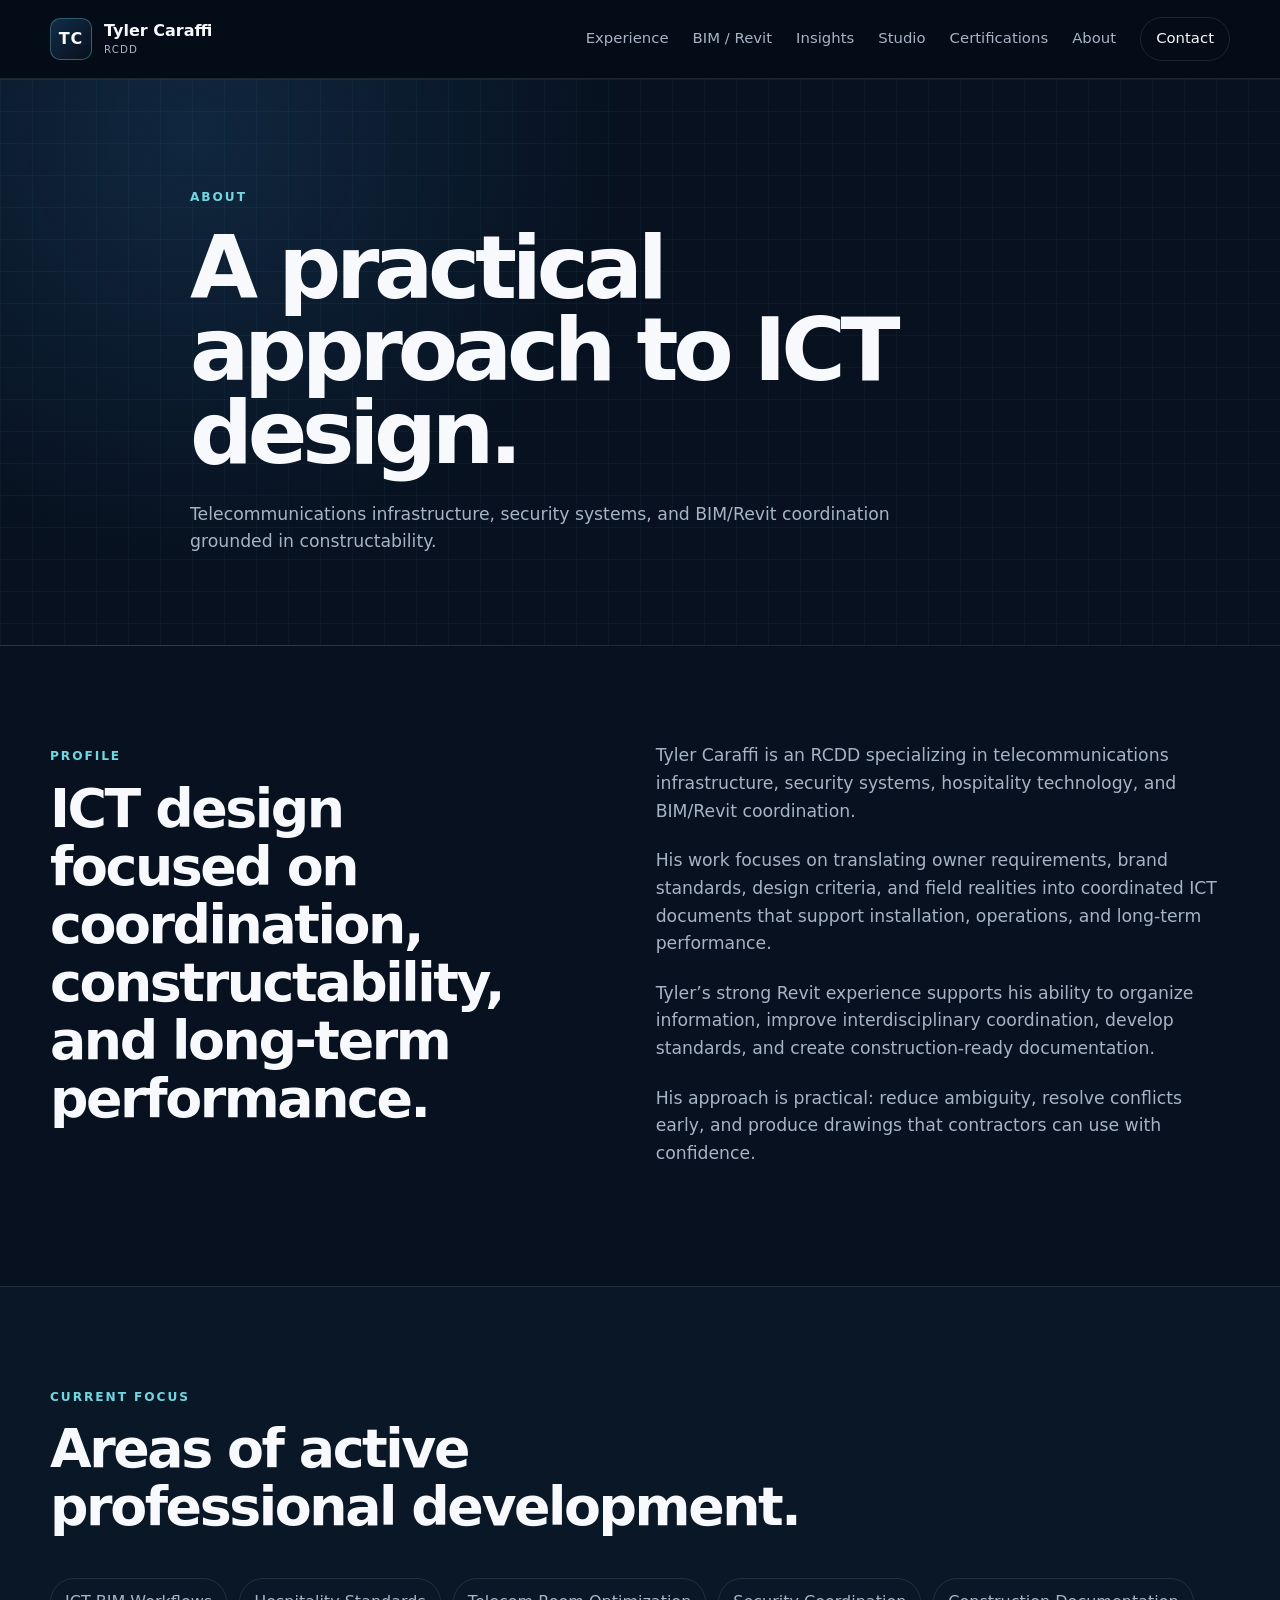
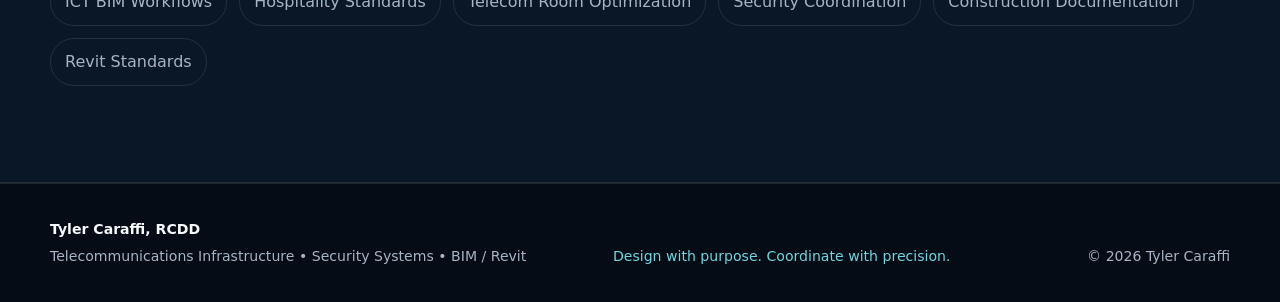
<file: about.html>
<!DOCTYPE html>
<html lang="en">
<head>
  <meta charset="UTF-8">
  <meta name="viewport" content="width=device-width, initial-scale=1.0">
  <title>About Tyler Caraffi, RCDD</title>
  <meta name="description" content="About Tyler Caraffi, RCDD, and his expertise in telecommunications, security, BIM, and Revit.">
  <meta name="author" content="Tyler Caraffi">
  <meta name="robots" content="index, follow">
  <link rel="canonical" href="https://tylercaraffi.com/about.html">
  <link rel="icon" href="assets/icons/tc-mark.svg" type="image/svg+xml">
  <link rel="stylesheet" href="assets/css/styles.css">
</head>
<body>

<header class="site-header">
  <div class="container nav-wrap">
    <a class="brand" href="index.html" aria-label="Tyler Caraffi home">
      <span class="brand-mark">TC</span>
      <span class="brand-copy"><strong>Tyler Caraffi</strong><small>RCDD</small></span>
    </a>
    <button class="nav-toggle" aria-label="Open navigation" aria-expanded="false">
      <span></span><span></span><span></span>
    </button>
    <nav class="site-nav" aria-label="Main navigation">
      <a href="experience.html">Experience</a>
      <a href="revit-lab.html">BIM / Revit</a>
      <a href="insights.html">Insights</a>
      <a href="studio.html">Studio</a>
      <a href="certifications.html">Certifications</a>
      <a href="about.html">About</a>
      <a class="nav-cta" href="contact.html">Contact</a>
    </nav>
  </div>
</header>

<main>
  <section class="page-hero blueprint-bg">
    <div class="container narrow reveal">
      <span class="eyebrow">About</span>
      <h1>A practical approach to ICT design.</h1>
      <p>Telecommunications infrastructure, security systems, and BIM/Revit coordination grounded in constructability.</p>
    </div>
  </section>
  
<section class="content-section">
  <div class="container split-content">
    <div class="sticky-heading reveal">
      <span class="eyebrow">Profile</span>
      <h2>ICT design focused on coordination, constructability, and long-term performance.</h2>
    </div>
    <div class="prose reveal delay-1">
      <p>Tyler Caraffi is an RCDD specializing in telecommunications infrastructure, security systems, hospitality technology, and BIM/Revit coordination.</p>
      <p>His work focuses on translating owner requirements, brand standards, design criteria, and field realities into coordinated ICT documents that support installation, operations, and long-term performance.</p>
      <p>Tyler’s strong Revit experience supports his ability to organize information, improve interdisciplinary coordination, develop standards, and create construction-ready documentation.</p>
      <p>His approach is practical: reduce ambiguity, resolve conflicts early, and produce drawings that contractors can use with confidence.</p>
    </div>
  </div>
</section>
<section class="content-section dark-panel">
  <div class="container">
    <div class="section-intro reveal">
      <span class="eyebrow">Current Focus</span>
      <h2>Areas of active professional development.</h2>
    </div>
    <div class="tag-cloud reveal delay-1">
      <span>ICT BIM Workflows</span><span>Hospitality Standards</span><span>Telecom Room Optimization</span>
      <span>Security Coordination</span><span>Construction Documentation</span><span>Revit Standards</span>
    </div>
  </div>
</section>

</main>

<footer class="site-footer">
  <div class="container footer-grid">
    <div>
      <div class="footer-name">Tyler Caraffi, RCDD</div>
      <p>Telecommunications Infrastructure • Security Systems • BIM / Revit</p>
    </div>
    <div class="footer-motto">Design with purpose. Coordinate with precision.</div>
    <div class="footer-copy">© <span id="year"></span> Tyler Caraffi</div>
  </div>
</footer>
<script src="assets/js/script.js"></script>

</body>
</html>
</file>
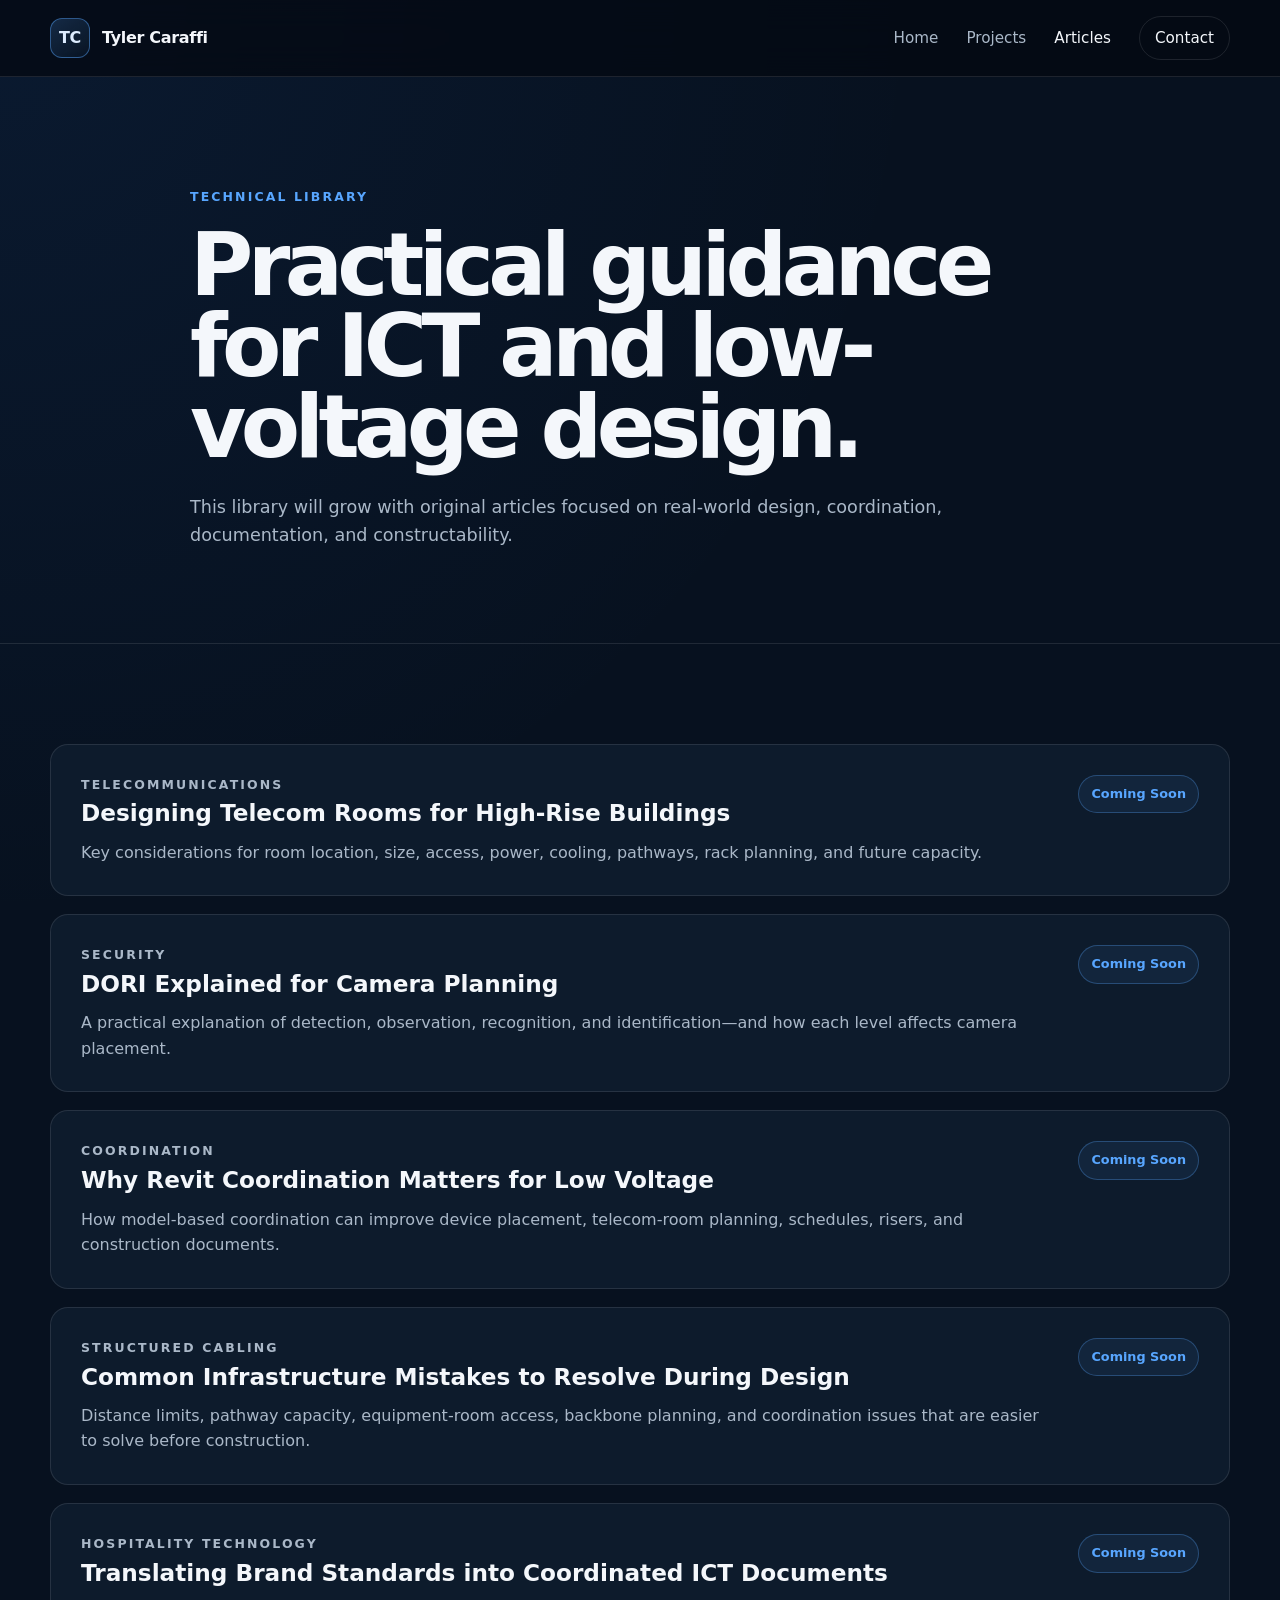
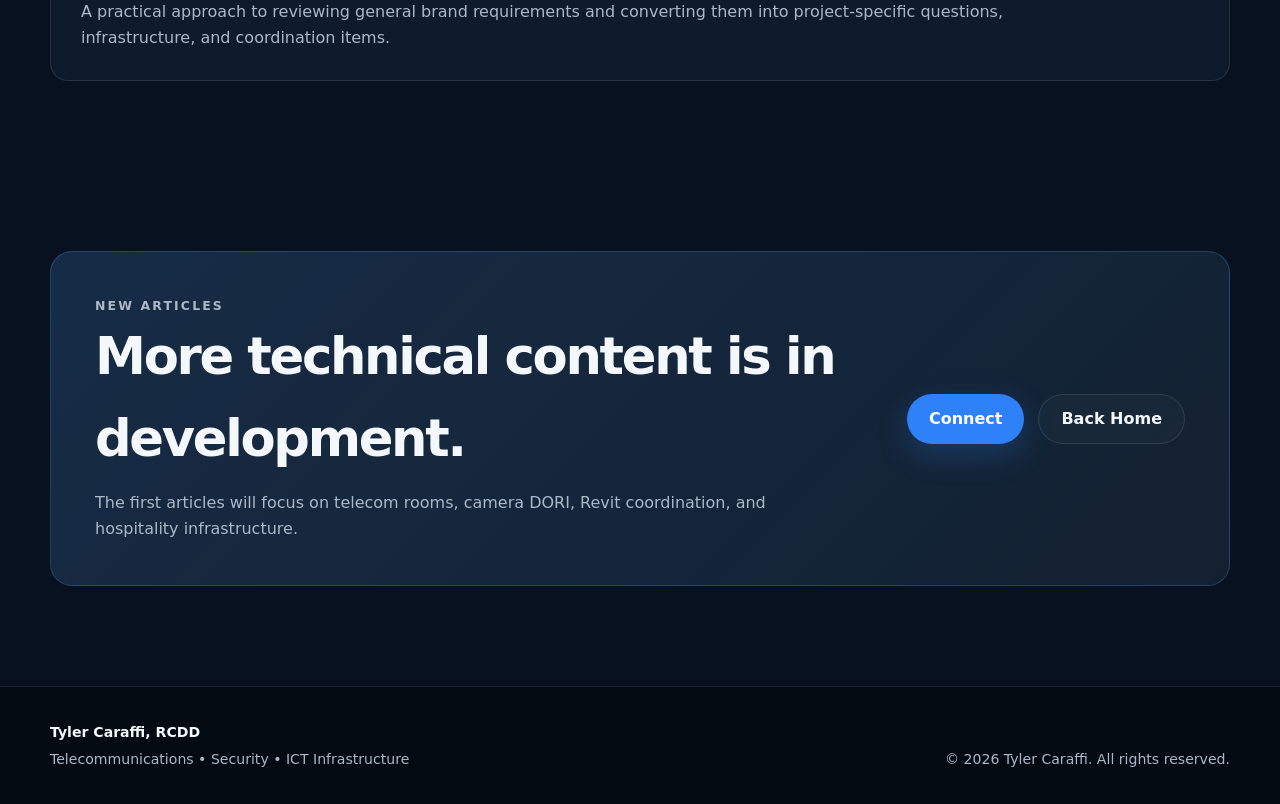
<file: articles.html>
<!DOCTYPE html>
<html lang="en">
<head>
  <meta charset="UTF-8">
  <meta name="viewport" content="width=device-width, initial-scale=1.0">
  <title>Technical Library | Tyler Caraffi, RCDD</title>
  <meta name="description" content="Technical articles by Tyler Caraffi, RCDD, covering telecommunications infrastructure, security systems, structured cabling, hospitality technology, and Revit coordination.">
  <meta name="author" content="Tyler Caraffi">
  <meta name="robots" content="index, follow">
  <link rel="canonical" href="https://tylercaraffi.com/articles.html">
  <link rel="stylesheet" href="styles.css">
</head>
<body>
  <header class="site-header">
    <div class="container nav-wrap">
      <a class="brand" href="index.html"><span class="brand-mark">TC</span><span class="brand-text">Tyler Caraffi</span></a>
      <button class="nav-toggle" aria-label="Open navigation" aria-expanded="false"><span></span><span></span><span></span></button>
      <nav class="site-nav">
        <a href="index.html">Home</a>
        <a href="projects.html">Projects</a>
        <a href="articles.html" aria-current="page">Articles</a>
        <a href="contact.html" class="nav-cta">Contact</a>
      </nav>
    </div>
  </header>

  <main>
    <section class="page-hero">
      <div class="container narrow reveal">
        <p class="eyebrow">Technical Library</p>
        <h1>Practical guidance for ICT and low-voltage design.</h1>
        <p>This library will grow with original articles focused on real-world design, coordination, documentation, and constructability.</p>
      </div>
    </section>

    <section class="section">
      <div class="container article-list">
        <article class="article-list-card reveal">
          <div>
            <p class="eyebrow">Telecommunications</p>
            <h2>Designing Telecom Rooms for High-Rise Buildings</h2>
            <p>Key considerations for room location, size, access, power, cooling, pathways, rack planning, and future capacity.</p>
          </div>
          <span class="status-label">Coming Soon</span>
        </article>

        <article class="article-list-card reveal delay-1">
          <div>
            <p class="eyebrow">Security</p>
            <h2>DORI Explained for Camera Planning</h2>
            <p>A practical explanation of detection, observation, recognition, and identification—and how each level affects camera placement.</p>
          </div>
          <span class="status-label">Coming Soon</span>
        </article>

        <article class="article-list-card reveal">
          <div>
            <p class="eyebrow">Coordination</p>
            <h2>Why Revit Coordination Matters for Low Voltage</h2>
            <p>How model-based coordination can improve device placement, telecom-room planning, schedules, risers, and construction documents.</p>
          </div>
          <span class="status-label">Coming Soon</span>
        </article>

        <article class="article-list-card reveal delay-1">
          <div>
            <p class="eyebrow">Structured Cabling</p>
            <h2>Common Infrastructure Mistakes to Resolve During Design</h2>
            <p>Distance limits, pathway capacity, equipment-room access, backbone planning, and coordination issues that are easier to solve before construction.</p>
          </div>
          <span class="status-label">Coming Soon</span>
        </article>

        <article class="article-list-card reveal">
          <div>
            <p class="eyebrow">Hospitality Technology</p>
            <h2>Translating Brand Standards into Coordinated ICT Documents</h2>
            <p>A practical approach to reviewing general brand requirements and converting them into project-specific questions, infrastructure, and coordination items.</p>
          </div>
          <span class="status-label">Coming Soon</span>
        </article>
      </div>
    </section>

    <section class="section contact-section">
      <div class="container contact-card reveal">
        <div>
          <p class="eyebrow">New Articles</p>
          <h2>More technical content is in development.</h2>
          <p>The first articles will focus on telecom rooms, camera DORI, Revit coordination, and hospitality infrastructure.</p>
        </div>
        <div class="contact-actions">
          <a class="button primary" href="contact.html">Connect</a>
          <a class="button secondary" href="index.html">Back Home</a>
        </div>
      </div>
    </section>
  </main>

  <footer class="site-footer">
    <div class="container footer-wrap">
      <div><strong>Tyler Caraffi, RCDD</strong><p>Telecommunications • Security • ICT Infrastructure</p></div>
      <p>© <span id="year"></span> Tyler Caraffi. All rights reserved.</p>
    </div>
  </footer>
  <script src="script.js"></script>
</body>
</html>
</file>
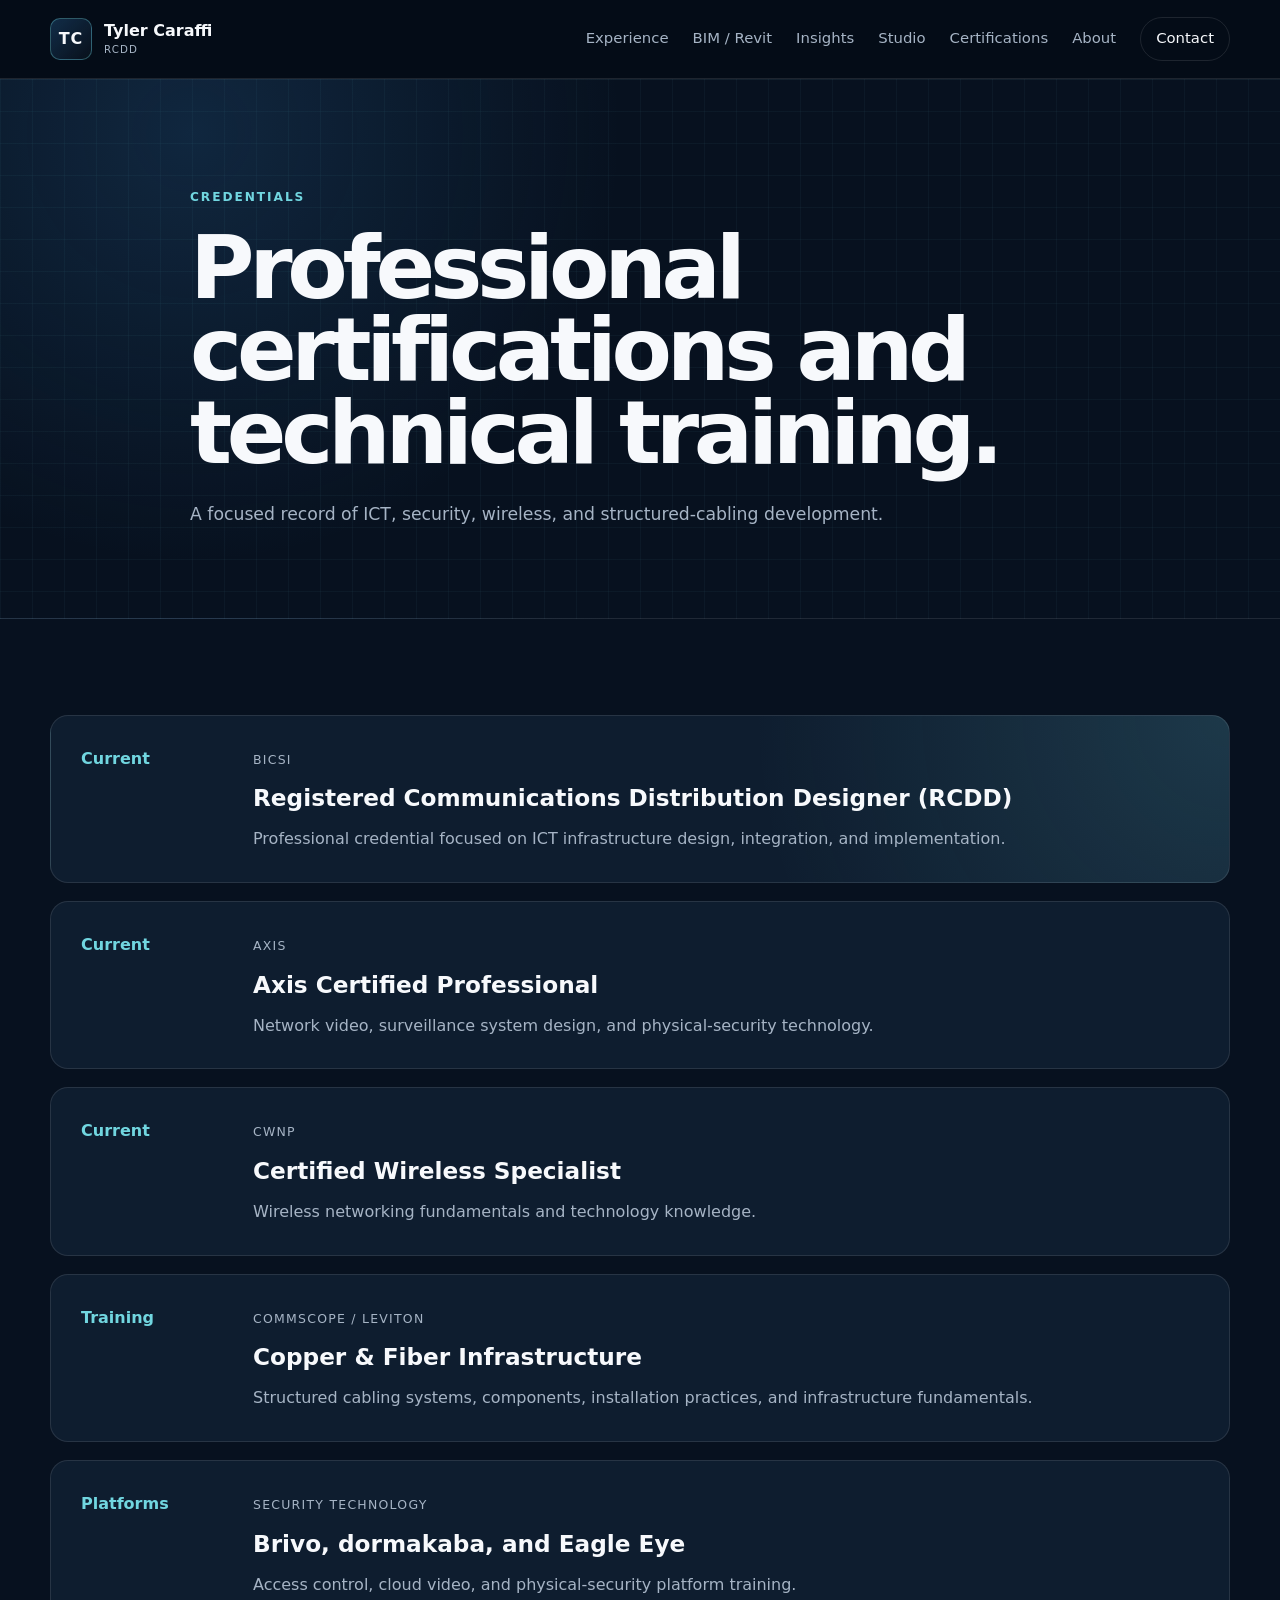
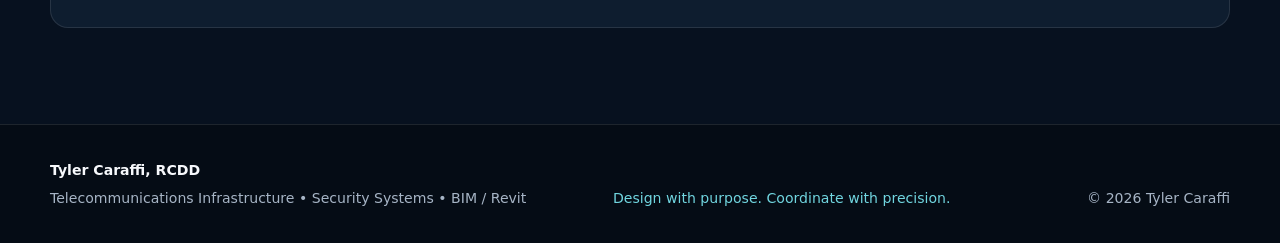
<file: certifications.html>
<!DOCTYPE html>
<html lang="en">
<head>
  <meta charset="UTF-8">
  <meta name="viewport" content="width=device-width, initial-scale=1.0">
  <title>Certifications | Tyler Caraffi, RCDD</title>
  <meta name="description" content="Professional certifications and technical training held by Tyler Caraffi, RCDD.">
  <meta name="author" content="Tyler Caraffi">
  <meta name="robots" content="index, follow">
  <link rel="canonical" href="https://tylercaraffi.com/certifications.html">
  <link rel="icon" href="assets/icons/tc-mark.svg" type="image/svg+xml">
  <link rel="stylesheet" href="assets/css/styles.css">
</head>
<body>

<header class="site-header">
  <div class="container nav-wrap">
    <a class="brand" href="index.html" aria-label="Tyler Caraffi home">
      <span class="brand-mark">TC</span>
      <span class="brand-copy"><strong>Tyler Caraffi</strong><small>RCDD</small></span>
    </a>
    <button class="nav-toggle" aria-label="Open navigation" aria-expanded="false">
      <span></span><span></span><span></span>
    </button>
    <nav class="site-nav" aria-label="Main navigation">
      <a href="experience.html">Experience</a>
      <a href="revit-lab.html">BIM / Revit</a>
      <a href="insights.html">Insights</a>
      <a href="studio.html">Studio</a>
      <a href="certifications.html">Certifications</a>
      <a href="about.html">About</a>
      <a class="nav-cta" href="contact.html">Contact</a>
    </nav>
  </div>
</header>

<main>
  <section class="page-hero blueprint-bg">
    <div class="container narrow reveal">
      <span class="eyebrow">Credentials</span>
      <h1>Professional certifications and technical training.</h1>
      <p>A focused record of ICT, security, wireless, and structured-cabling development.</p>
    </div>
  </section>
  
<section class="content-section">
  <div class="container cert-timeline">
    <article class="cert-item featured reveal"><div class="year">Current</div><div><span>BICSI</span><h2>Registered Communications Distribution Designer (RCDD)</h2><p>Professional credential focused on ICT infrastructure design, integration, and implementation.</p></div></article>
    <article class="cert-item reveal delay-1"><div class="year">Current</div><div><span>Axis</span><h2>Axis Certified Professional</h2><p>Network video, surveillance system design, and physical-security technology.</p></div></article>
    <article class="cert-item reveal"><div class="year">Current</div><div><span>CWNP</span><h2>Certified Wireless Specialist</h2><p>Wireless networking fundamentals and technology knowledge.</p></div></article>
    <article class="cert-item reveal delay-1"><div class="year">Training</div><div><span>CommScope / Leviton</span><h2>Copper & Fiber Infrastructure</h2><p>Structured cabling systems, components, installation practices, and infrastructure fundamentals.</p></div></article>
    <article class="cert-item reveal"><div class="year">Platforms</div><div><span>Security Technology</span><h2>Brivo, dormakaba, and Eagle Eye</h2><p>Access control, cloud video, and physical-security platform training.</p></div></article>
  </div>
</section>

</main>

<footer class="site-footer">
  <div class="container footer-grid">
    <div>
      <div class="footer-name">Tyler Caraffi, RCDD</div>
      <p>Telecommunications Infrastructure • Security Systems • BIM / Revit</p>
    </div>
    <div class="footer-motto">Design with purpose. Coordinate with precision.</div>
    <div class="footer-copy">© <span id="year"></span> Tyler Caraffi</div>
  </div>
</footer>
<script src="assets/js/script.js"></script>

</body>
</html>
</file>
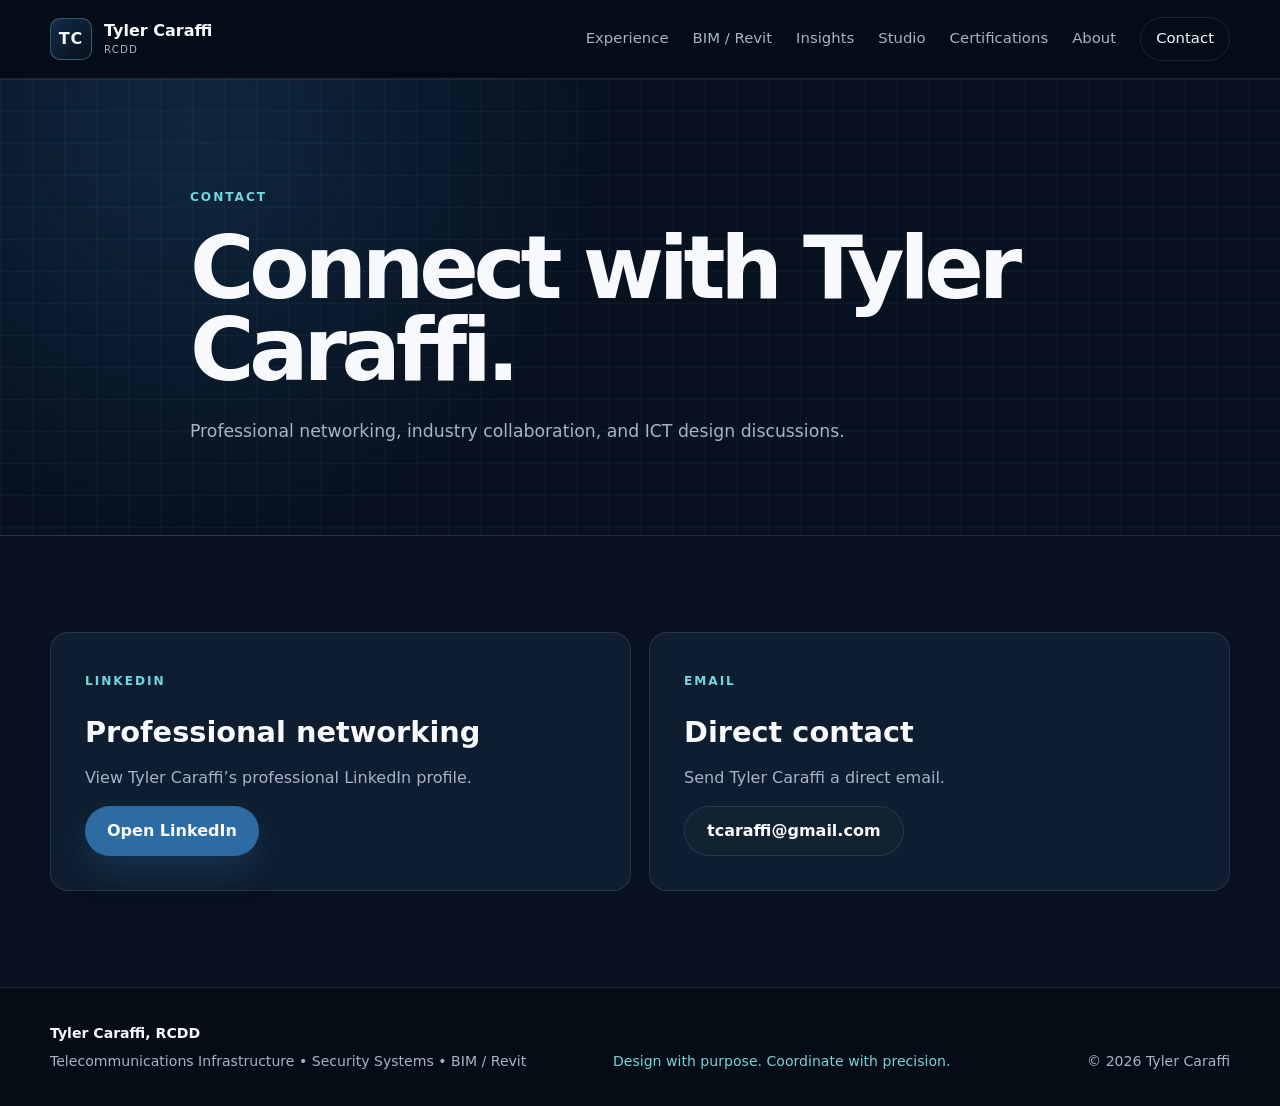
<file: contact.html>
<!DOCTYPE html>
<html lang="en">
<head>
  <meta charset="UTF-8">
  <meta name="viewport" content="width=device-width, initial-scale=1.0">
  <title>Contact Tyler Caraffi, RCDD</title>
  <meta name="description" content="Connect with Tyler Caraffi, RCDD, for professional networking and ICT industry discussions.">
  <meta name="author" content="Tyler Caraffi">
  <meta name="robots" content="index, follow">
  <link rel="canonical" href="https://tylercaraffi.com/contact.html">
  <link rel="icon" href="assets/icons/tc-mark.svg" type="image/svg+xml">
  <link rel="stylesheet" href="assets/css/styles.css">
</head>
<body>

<header class="site-header">
  <div class="container nav-wrap">
    <a class="brand" href="index.html" aria-label="Tyler Caraffi home">
      <span class="brand-mark">TC</span>
      <span class="brand-copy"><strong>Tyler Caraffi</strong><small>RCDD</small></span>
    </a>
    <button class="nav-toggle" aria-label="Open navigation" aria-expanded="false">
      <span></span><span></span><span></span>
    </button>
    <nav class="site-nav" aria-label="Main navigation">
      <a href="experience.html">Experience</a>
      <a href="revit-lab.html">BIM / Revit</a>
      <a href="insights.html">Insights</a>
      <a href="studio.html">Studio</a>
      <a href="certifications.html">Certifications</a>
      <a href="about.html">About</a>
      <a class="nav-cta" href="contact.html">Contact</a>
    </nav>
  </div>
</header>

<main>
  <section class="page-hero blueprint-bg">
    <div class="container narrow reveal">
      <span class="eyebrow">Contact</span>
      <h1>Connect with Tyler Caraffi.</h1>
      <p>Professional networking, industry collaboration, and ICT design discussions.</p>
    </div>
  </section>
  
<section class="content-section">
  <div class="container contact-grid">
    <article class="contact-card reveal">
      <span class="eyebrow">LinkedIn</span>
      <h2>Professional networking</h2>
      <p>View Tyler Caraffi’s professional LinkedIn profile.</p>
      <a class="button primary" href="https://www.linkedin.com/in/tyler-caraffi/" target="_blank" rel="noopener noreferrer">Open LinkedIn</a>
    </article>
    <article class="contact-card reveal delay-1">
      <span class="eyebrow">Email</span>
      <h2>Direct contact</h2>
      <p>Send Tyler Caraffi a direct email.</p>
      <a class="button secondary" href="mailto:tcaraffi@gmail.com">tcaraffi@gmail.com</a>
    </article>
  </div>
</section>

</main>

<footer class="site-footer">
  <div class="container footer-grid">
    <div>
      <div class="footer-name">Tyler Caraffi, RCDD</div>
      <p>Telecommunications Infrastructure • Security Systems • BIM / Revit</p>
    </div>
    <div class="footer-motto">Design with purpose. Coordinate with precision.</div>
    <div class="footer-copy">© <span id="year"></span> Tyler Caraffi</div>
  </div>
</footer>
<script src="assets/js/script.js"></script>

</body>
</html>
</file>
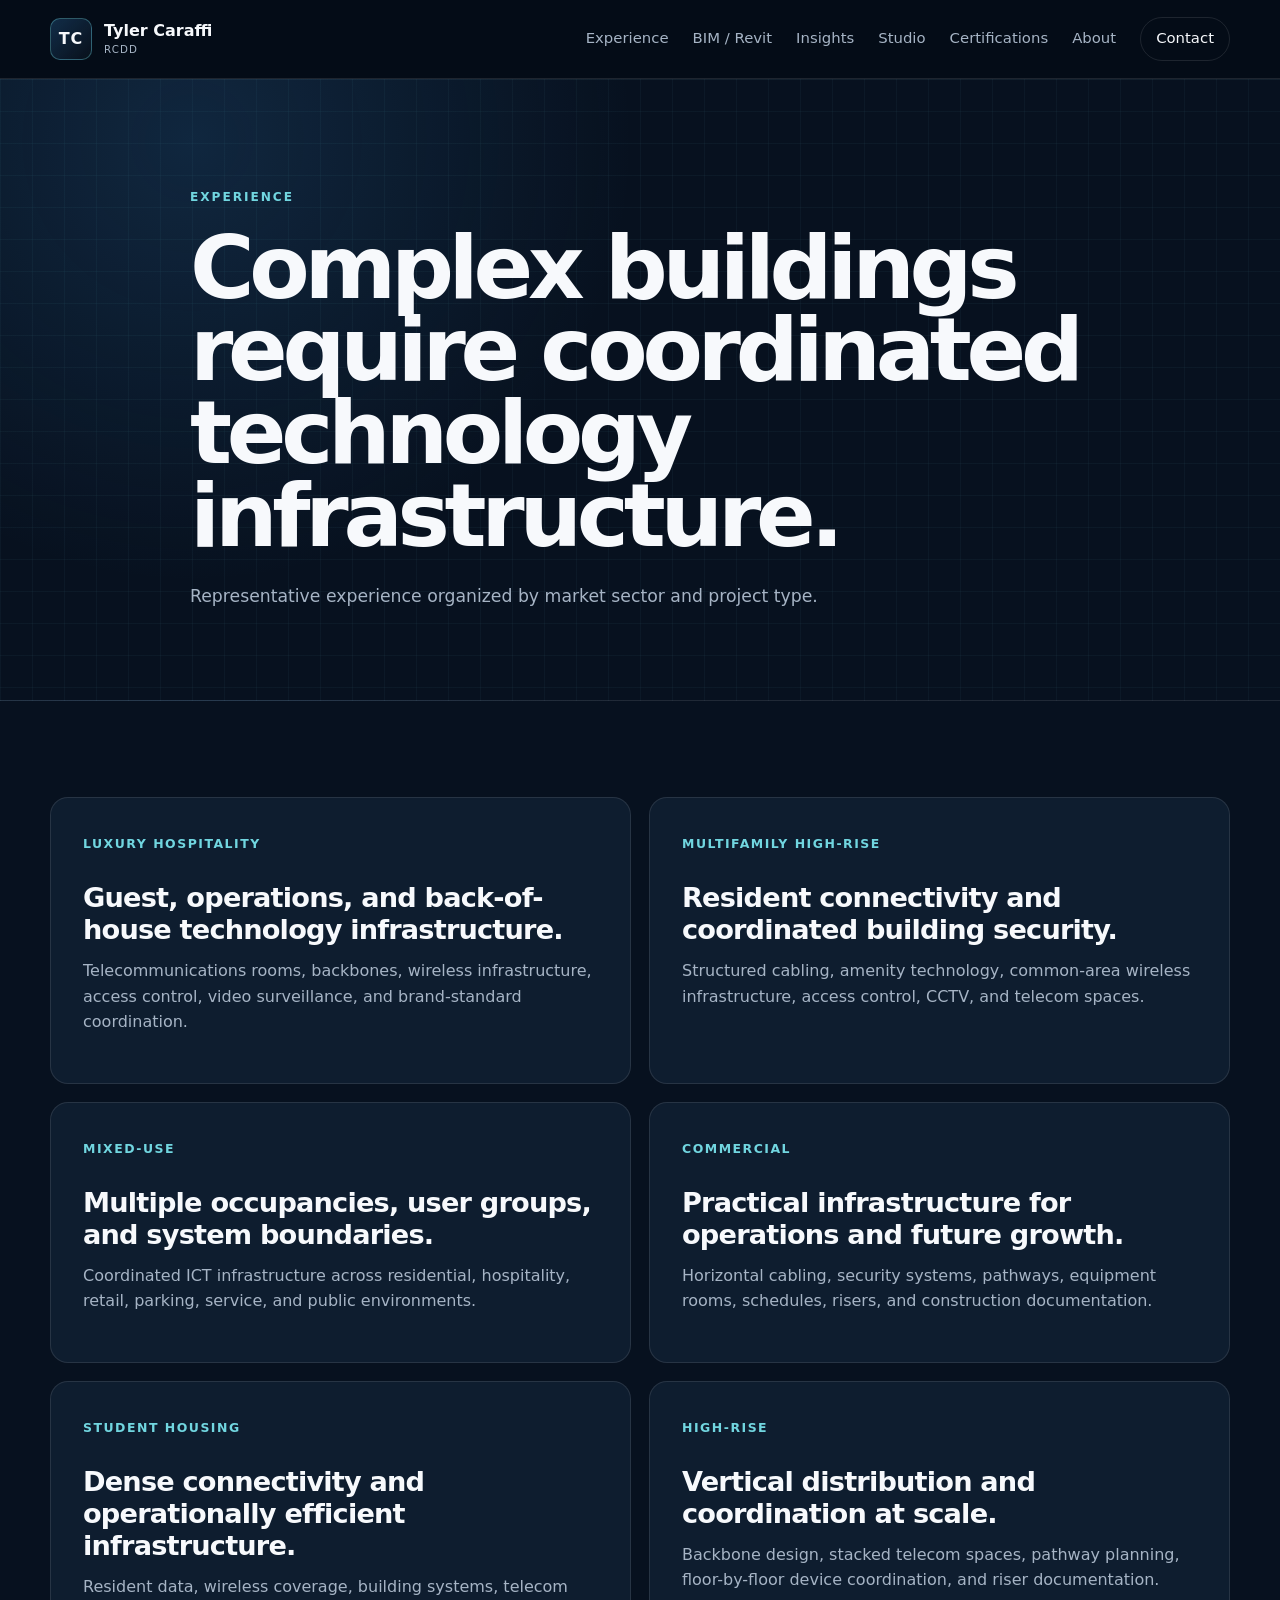
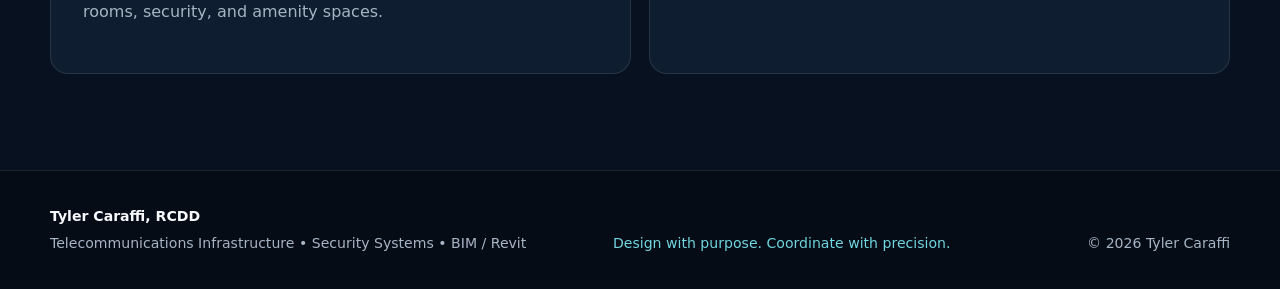
<file: experience.html>
<!DOCTYPE html>
<html lang="en">
<head>
  <meta charset="UTF-8">
  <meta name="viewport" content="width=device-width, initial-scale=1.0">
  <title>Representative Experience | Tyler Caraffi, RCDD</title>
  <meta name="description" content="Representative experience across hospitality, multifamily, mixed-use, commercial, student housing, and high-rise developments.">
  <meta name="author" content="Tyler Caraffi">
  <meta name="robots" content="index, follow">
  <link rel="canonical" href="https://tylercaraffi.com/experience.html">
  <link rel="icon" href="assets/icons/tc-mark.svg" type="image/svg+xml">
  <link rel="stylesheet" href="assets/css/styles.css">
</head>
<body>

<header class="site-header">
  <div class="container nav-wrap">
    <a class="brand" href="index.html" aria-label="Tyler Caraffi home">
      <span class="brand-mark">TC</span>
      <span class="brand-copy"><strong>Tyler Caraffi</strong><small>RCDD</small></span>
    </a>
    <button class="nav-toggle" aria-label="Open navigation" aria-expanded="false">
      <span></span><span></span><span></span>
    </button>
    <nav class="site-nav" aria-label="Main navigation">
      <a href="experience.html">Experience</a>
      <a href="revit-lab.html">BIM / Revit</a>
      <a href="insights.html">Insights</a>
      <a href="studio.html">Studio</a>
      <a href="certifications.html">Certifications</a>
      <a href="about.html">About</a>
      <a class="nav-cta" href="contact.html">Contact</a>
    </nav>
  </div>
</header>

<main>
  <section class="page-hero blueprint-bg">
    <div class="container narrow reveal">
      <span class="eyebrow">Experience</span>
      <h1>Complex buildings require coordinated technology infrastructure.</h1>
      <p>Representative experience organized by market sector and project type.</p>
    </div>
  </section>
  
<section class="content-section">
  <div class="container project-grid">
    <article class="project-card reveal"><span>Luxury Hospitality</span><h2>Guest, operations, and back-of-house technology infrastructure.</h2><p>Telecommunications rooms, backbones, wireless infrastructure, access control, video surveillance, and brand-standard coordination.</p></article>
    <article class="project-card reveal delay-1"><span>Multifamily High-Rise</span><h2>Resident connectivity and coordinated building security.</h2><p>Structured cabling, amenity technology, common-area wireless infrastructure, access control, CCTV, and telecom spaces.</p></article>
    <article class="project-card reveal"><span>Mixed-Use</span><h2>Multiple occupancies, user groups, and system boundaries.</h2><p>Coordinated ICT infrastructure across residential, hospitality, retail, parking, service, and public environments.</p></article>
    <article class="project-card reveal delay-1"><span>Commercial</span><h2>Practical infrastructure for operations and future growth.</h2><p>Horizontal cabling, security systems, pathways, equipment rooms, schedules, risers, and construction documentation.</p></article>
    <article class="project-card reveal"><span>Student Housing</span><h2>Dense connectivity and operationally efficient infrastructure.</h2><p>Resident data, wireless coverage, building systems, telecom rooms, security, and amenity spaces.</p></article>
    <article class="project-card reveal delay-1"><span>High-Rise</span><h2>Vertical distribution and coordination at scale.</h2><p>Backbone design, stacked telecom spaces, pathway planning, floor-by-floor device coordination, and riser documentation.</p></article>
  </div>
</section>

</main>

<footer class="site-footer">
  <div class="container footer-grid">
    <div>
      <div class="footer-name">Tyler Caraffi, RCDD</div>
      <p>Telecommunications Infrastructure • Security Systems • BIM / Revit</p>
    </div>
    <div class="footer-motto">Design with purpose. Coordinate with precision.</div>
    <div class="footer-copy">© <span id="year"></span> Tyler Caraffi</div>
  </div>
</footer>
<script src="assets/js/script.js"></script>

</body>
</html>
</file>
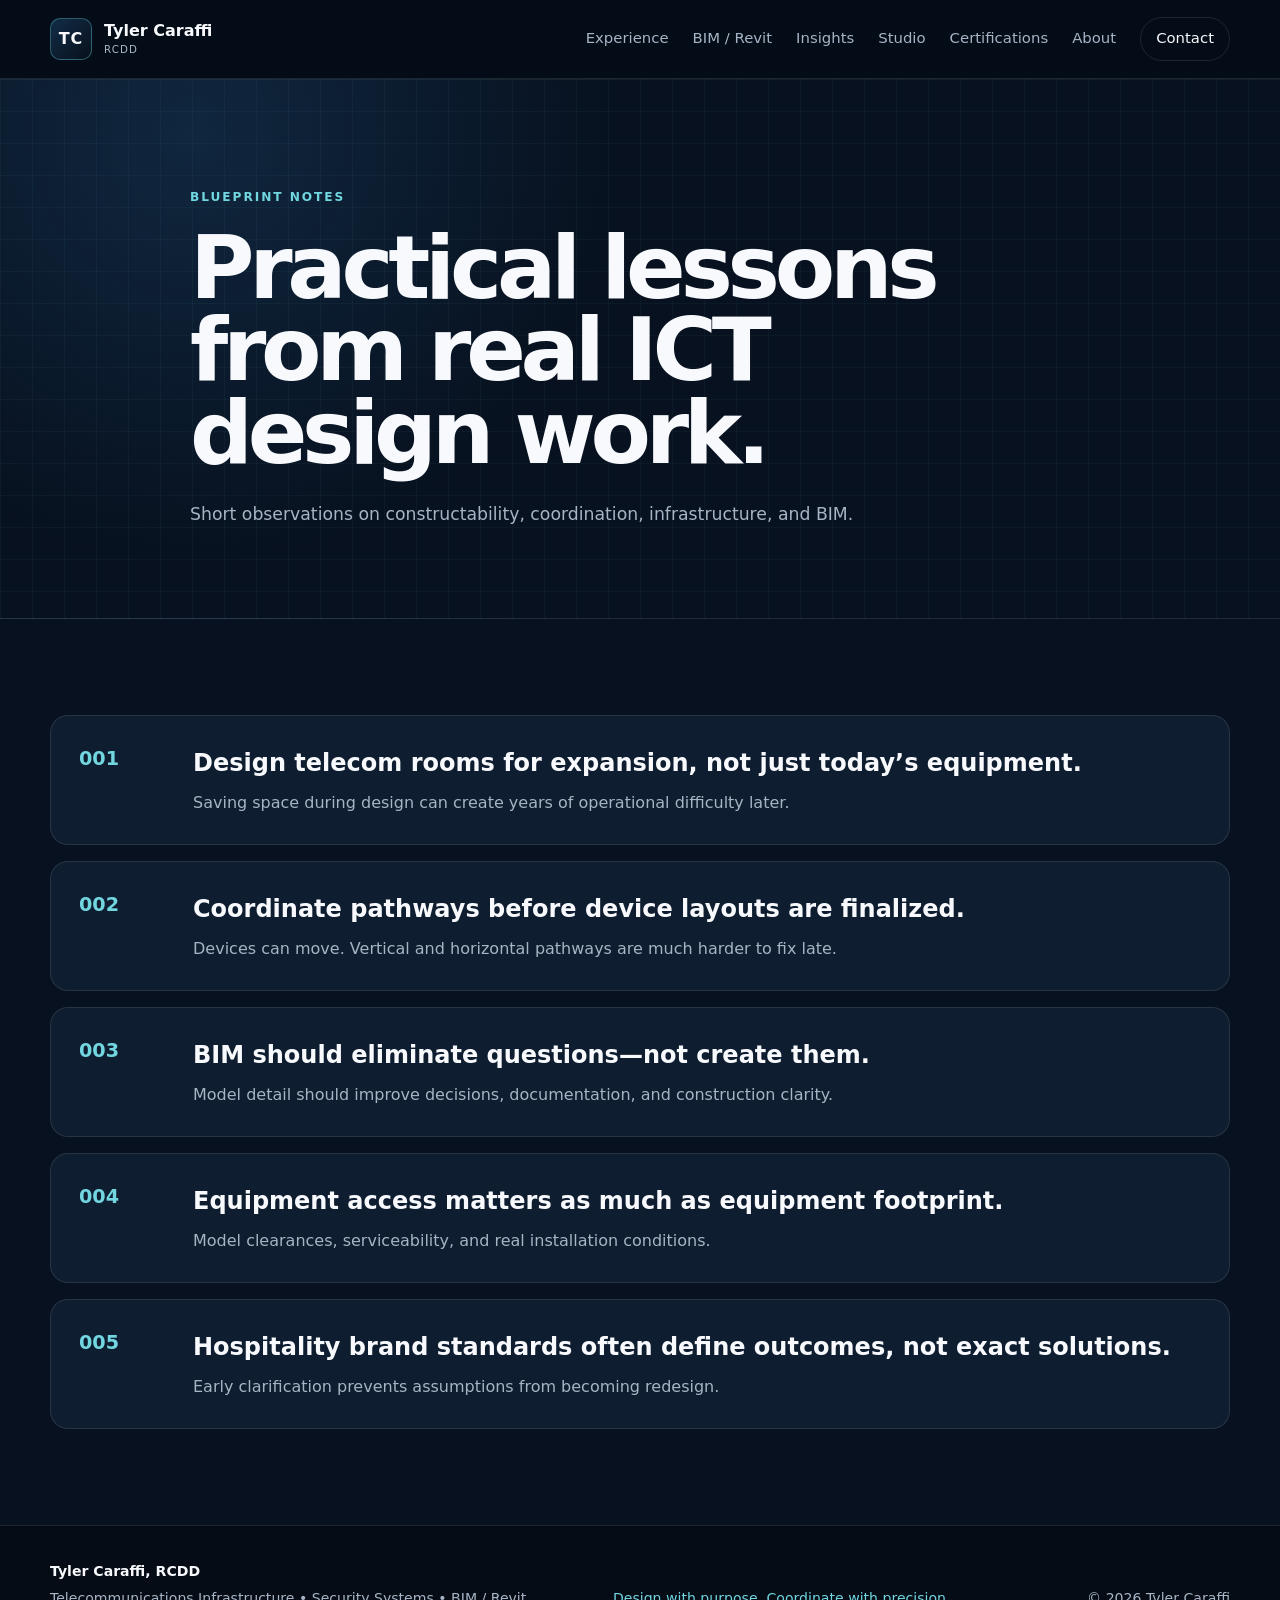
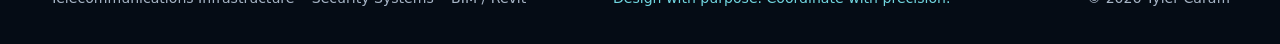
<file: insights.html>
<!DOCTYPE html>
<html lang="en">
<head>
  <meta charset="UTF-8">
  <meta name="viewport" content="width=device-width, initial-scale=1.0">
  <title>Insights | Tyler Caraffi, RCDD</title>
  <meta name="description" content="Practical ICT design insights from Tyler Caraffi, RCDD.">
  <meta name="author" content="Tyler Caraffi">
  <meta name="robots" content="index, follow">
  <link rel="canonical" href="https://tylercaraffi.com/insights.html">
  <link rel="icon" href="assets/icons/tc-mark.svg" type="image/svg+xml">
  <link rel="stylesheet" href="assets/css/styles.css">
</head>
<body>

<header class="site-header">
  <div class="container nav-wrap">
    <a class="brand" href="index.html" aria-label="Tyler Caraffi home">
      <span class="brand-mark">TC</span>
      <span class="brand-copy"><strong>Tyler Caraffi</strong><small>RCDD</small></span>
    </a>
    <button class="nav-toggle" aria-label="Open navigation" aria-expanded="false">
      <span></span><span></span><span></span>
    </button>
    <nav class="site-nav" aria-label="Main navigation">
      <a href="experience.html">Experience</a>
      <a href="revit-lab.html">BIM / Revit</a>
      <a href="insights.html">Insights</a>
      <a href="studio.html">Studio</a>
      <a href="certifications.html">Certifications</a>
      <a href="about.html">About</a>
      <a class="nav-cta" href="contact.html">Contact</a>
    </nav>
  </div>
</header>

<main>
  <section class="page-hero blueprint-bg">
    <div class="container narrow reveal">
      <span class="eyebrow">Blueprint Notes</span>
      <h1>Practical lessons from real ICT design work.</h1>
      <p>Short observations on constructability, coordination, infrastructure, and BIM.</p>
    </div>
  </section>
  
<section class="content-section">
  <div class="container note-list">
    <article class="note-row reveal"><span>001</span><div><h2>Design telecom rooms for expansion, not just today’s equipment.</h2><p>Saving space during design can create years of operational difficulty later.</p></div></article>
    <article class="note-row reveal delay-1"><span>002</span><div><h2>Coordinate pathways before device layouts are finalized.</h2><p>Devices can move. Vertical and horizontal pathways are much harder to fix late.</p></div></article>
    <article class="note-row reveal"><span>003</span><div><h2>BIM should eliminate questions—not create them.</h2><p>Model detail should improve decisions, documentation, and construction clarity.</p></div></article>
    <article class="note-row reveal delay-1"><span>004</span><div><h2>Equipment access matters as much as equipment footprint.</h2><p>Model clearances, serviceability, and real installation conditions.</p></div></article>
    <article class="note-row reveal"><span>005</span><div><h2>Hospitality brand standards often define outcomes, not exact solutions.</h2><p>Early clarification prevents assumptions from becoming redesign.</p></div></article>
  </div>
</section>

</main>

<footer class="site-footer">
  <div class="container footer-grid">
    <div>
      <div class="footer-name">Tyler Caraffi, RCDD</div>
      <p>Telecommunications Infrastructure • Security Systems • BIM / Revit</p>
    </div>
    <div class="footer-motto">Design with purpose. Coordinate with precision.</div>
    <div class="footer-copy">© <span id="year"></span> Tyler Caraffi</div>
  </div>
</footer>
<script src="assets/js/script.js"></script>

</body>
</html>
</file>
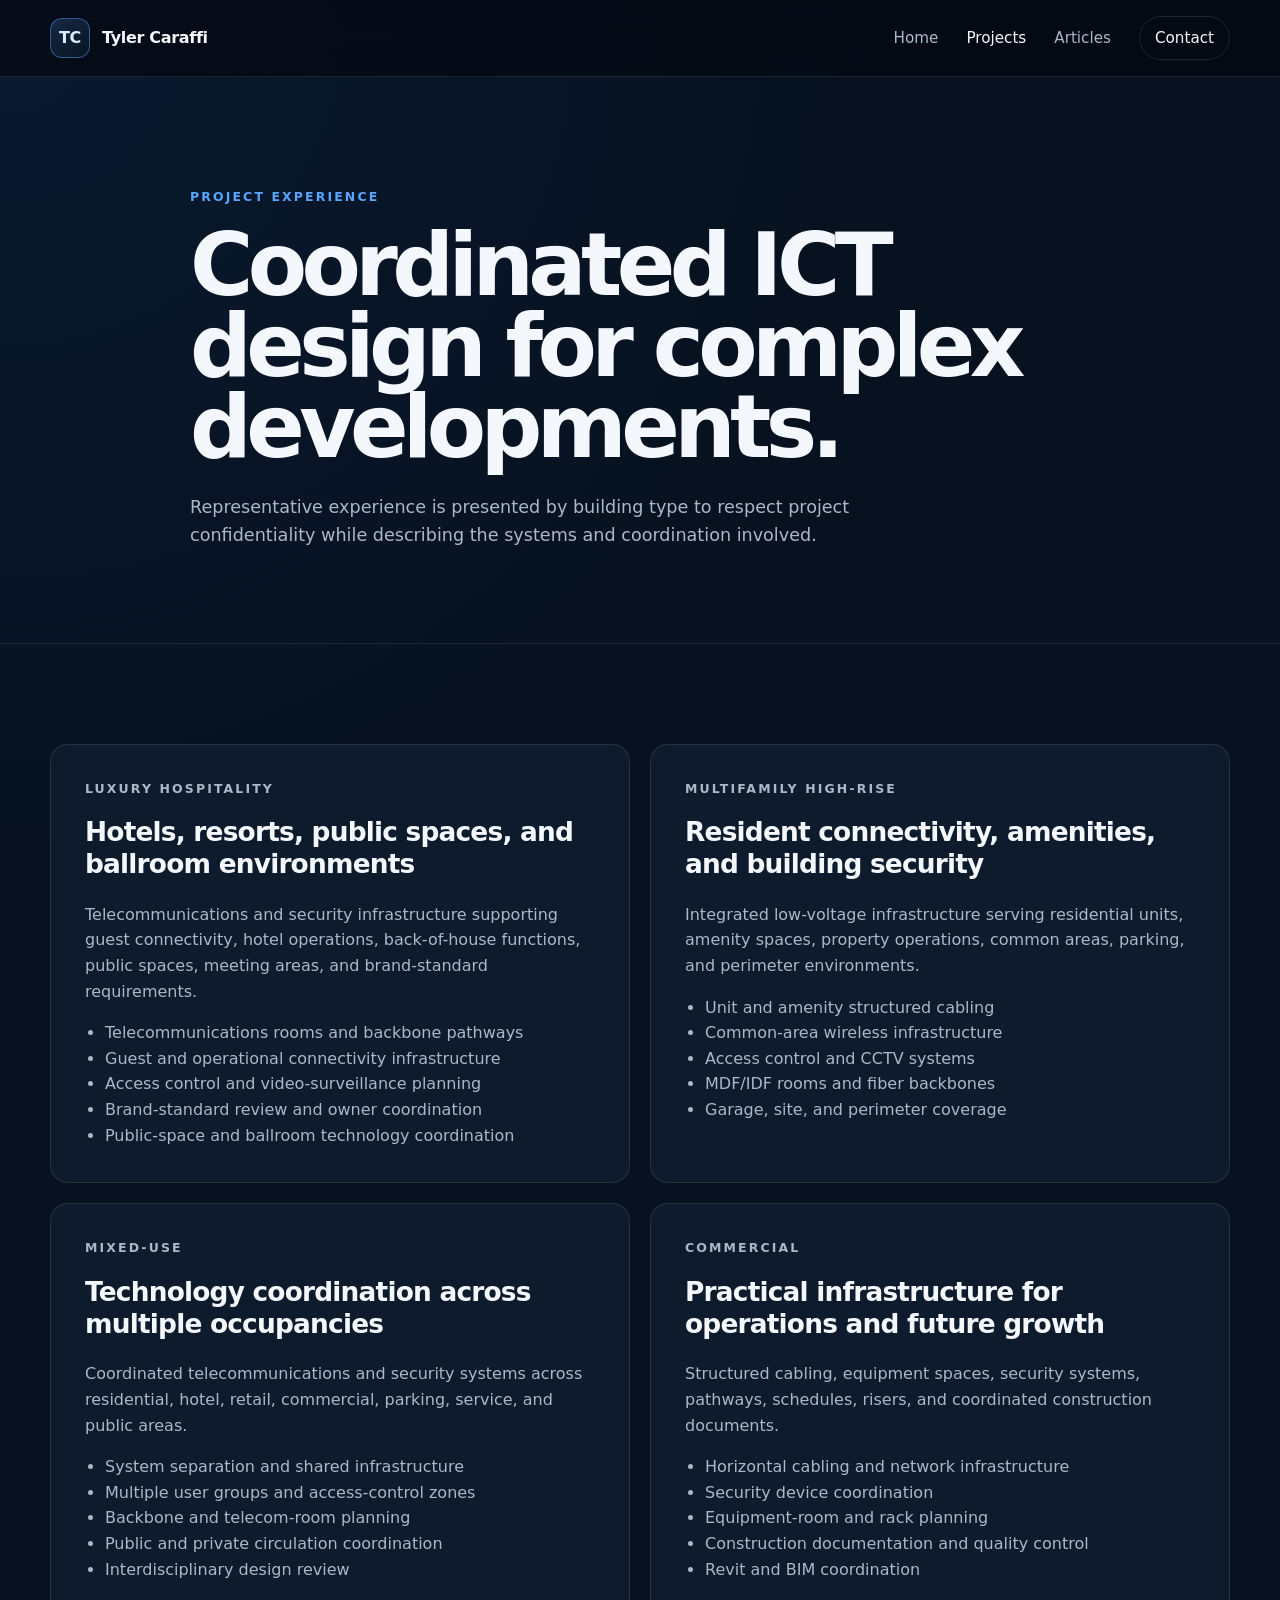
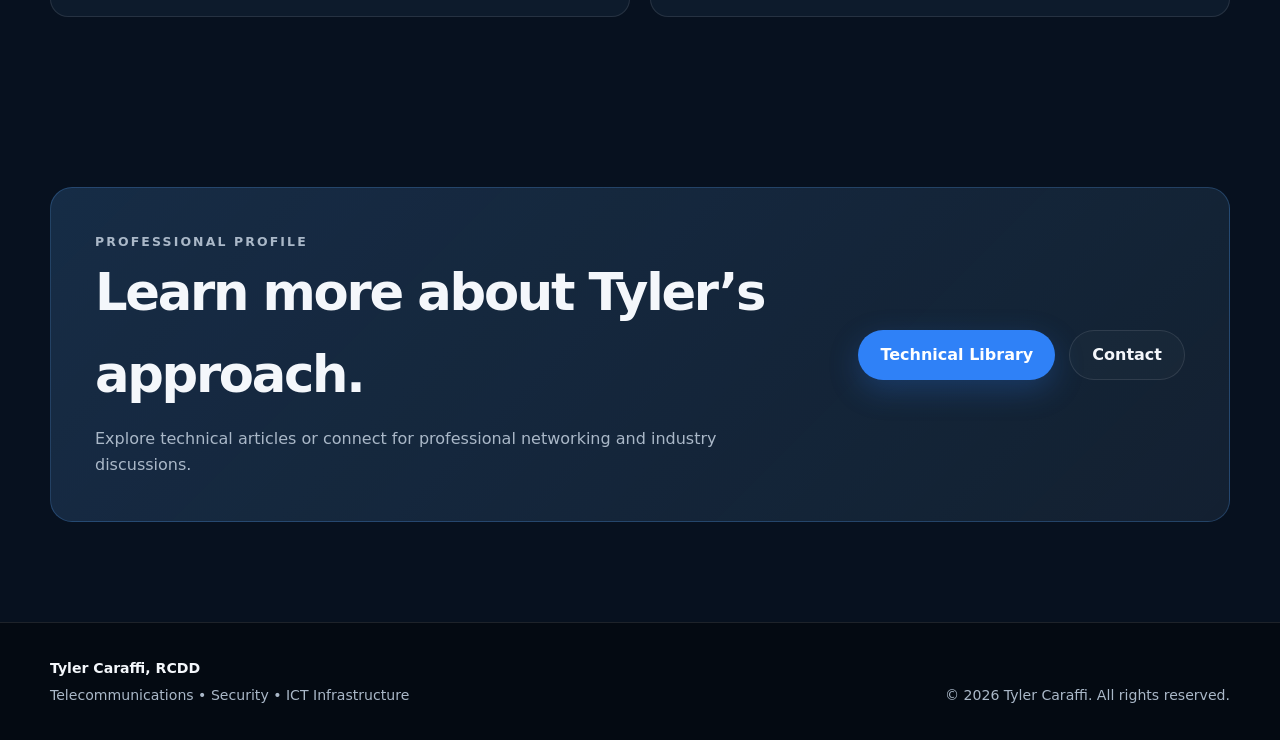
<file: projects.html>
<!DOCTYPE html>
<html lang="en">
<head>
  <meta charset="UTF-8">
  <meta name="viewport" content="width=device-width, initial-scale=1.0">
  <title>Project Experience | Tyler Caraffi, RCDD</title>
  <meta name="description" content="Project experience of Tyler Caraffi, RCDD, across luxury hospitality, multifamily, mixed-use, and commercial developments.">
  <meta name="author" content="Tyler Caraffi">
  <meta name="robots" content="index, follow">
  <link rel="canonical" href="https://tylercaraffi.com/projects.html">
  <link rel="stylesheet" href="styles.css">
</head>
<body>
  <header class="site-header">
    <div class="container nav-wrap">
      <a class="brand" href="index.html"><span class="brand-mark">TC</span><span class="brand-text">Tyler Caraffi</span></a>
      <button class="nav-toggle" aria-label="Open navigation" aria-expanded="false"><span></span><span></span><span></span></button>
      <nav class="site-nav">
        <a href="index.html">Home</a>
        <a href="projects.html" aria-current="page">Projects</a>
        <a href="articles.html">Articles</a>
        <a href="contact.html" class="nav-cta">Contact</a>
      </nav>
    </div>
  </header>

  <main>
    <section class="page-hero">
      <div class="container narrow reveal">
        <p class="eyebrow">Project Experience</p>
        <h1>Coordinated ICT design for complex developments.</h1>
        <p>Representative experience is presented by building type to respect project confidentiality while describing the systems and coordination involved.</p>
      </div>
    </section>

    <section class="section">
      <div class="container project-detail-grid">
        <article class="project-detail reveal">
          <p class="eyebrow">Luxury Hospitality</p>
          <h2>Hotels, resorts, public spaces, and ballroom environments</h2>
          <p>Telecommunications and security infrastructure supporting guest connectivity, hotel operations, back-of-house functions, public spaces, meeting areas, and brand-standard requirements.</p>
          <ul>
            <li>Telecommunications rooms and backbone pathways</li>
            <li>Guest and operational connectivity infrastructure</li>
            <li>Access control and video-surveillance planning</li>
            <li>Brand-standard review and owner coordination</li>
            <li>Public-space and ballroom technology coordination</li>
          </ul>
        </article>

        <article class="project-detail reveal delay-1">
          <p class="eyebrow">Multifamily High-Rise</p>
          <h2>Resident connectivity, amenities, and building security</h2>
          <p>Integrated low-voltage infrastructure serving residential units, amenity spaces, property operations, common areas, parking, and perimeter environments.</p>
          <ul>
            <li>Unit and amenity structured cabling</li>
            <li>Common-area wireless infrastructure</li>
            <li>Access control and CCTV systems</li>
            <li>MDF/IDF rooms and fiber backbones</li>
            <li>Garage, site, and perimeter coverage</li>
          </ul>
        </article>

        <article class="project-detail reveal">
          <p class="eyebrow">Mixed-Use</p>
          <h2>Technology coordination across multiple occupancies</h2>
          <p>Coordinated telecommunications and security systems across residential, hotel, retail, commercial, parking, service, and public areas.</p>
          <ul>
            <li>System separation and shared infrastructure</li>
            <li>Multiple user groups and access-control zones</li>
            <li>Backbone and telecom-room planning</li>
            <li>Public and private circulation coordination</li>
            <li>Interdisciplinary design review</li>
          </ul>
        </article>

        <article class="project-detail reveal delay-1">
          <p class="eyebrow">Commercial</p>
          <h2>Practical infrastructure for operations and future growth</h2>
          <p>Structured cabling, equipment spaces, security systems, pathways, schedules, risers, and coordinated construction documents.</p>
          <ul>
            <li>Horizontal cabling and network infrastructure</li>
            <li>Security device coordination</li>
            <li>Equipment-room and rack planning</li>
            <li>Construction documentation and quality control</li>
            <li>Revit and BIM coordination</li>
          </ul>
        </article>
      </div>
    </section>

    <section class="section contact-section">
      <div class="container contact-card reveal">
        <div>
          <p class="eyebrow">Professional Profile</p>
          <h2>Learn more about Tyler’s approach.</h2>
          <p>Explore technical articles or connect for professional networking and industry discussions.</p>
        </div>
        <div class="contact-actions">
          <a class="button primary" href="articles.html">Technical Library</a>
          <a class="button secondary" href="contact.html">Contact</a>
        </div>
      </div>
    </section>
  </main>

  <footer class="site-footer">
    <div class="container footer-wrap">
      <div><strong>Tyler Caraffi, RCDD</strong><p>Telecommunications • Security • ICT Infrastructure</p></div>
      <p>© <span id="year"></span> Tyler Caraffi. All rights reserved.</p>
    </div>
  </footer>
  <script src="script.js"></script>
</body>
</html>
</file>
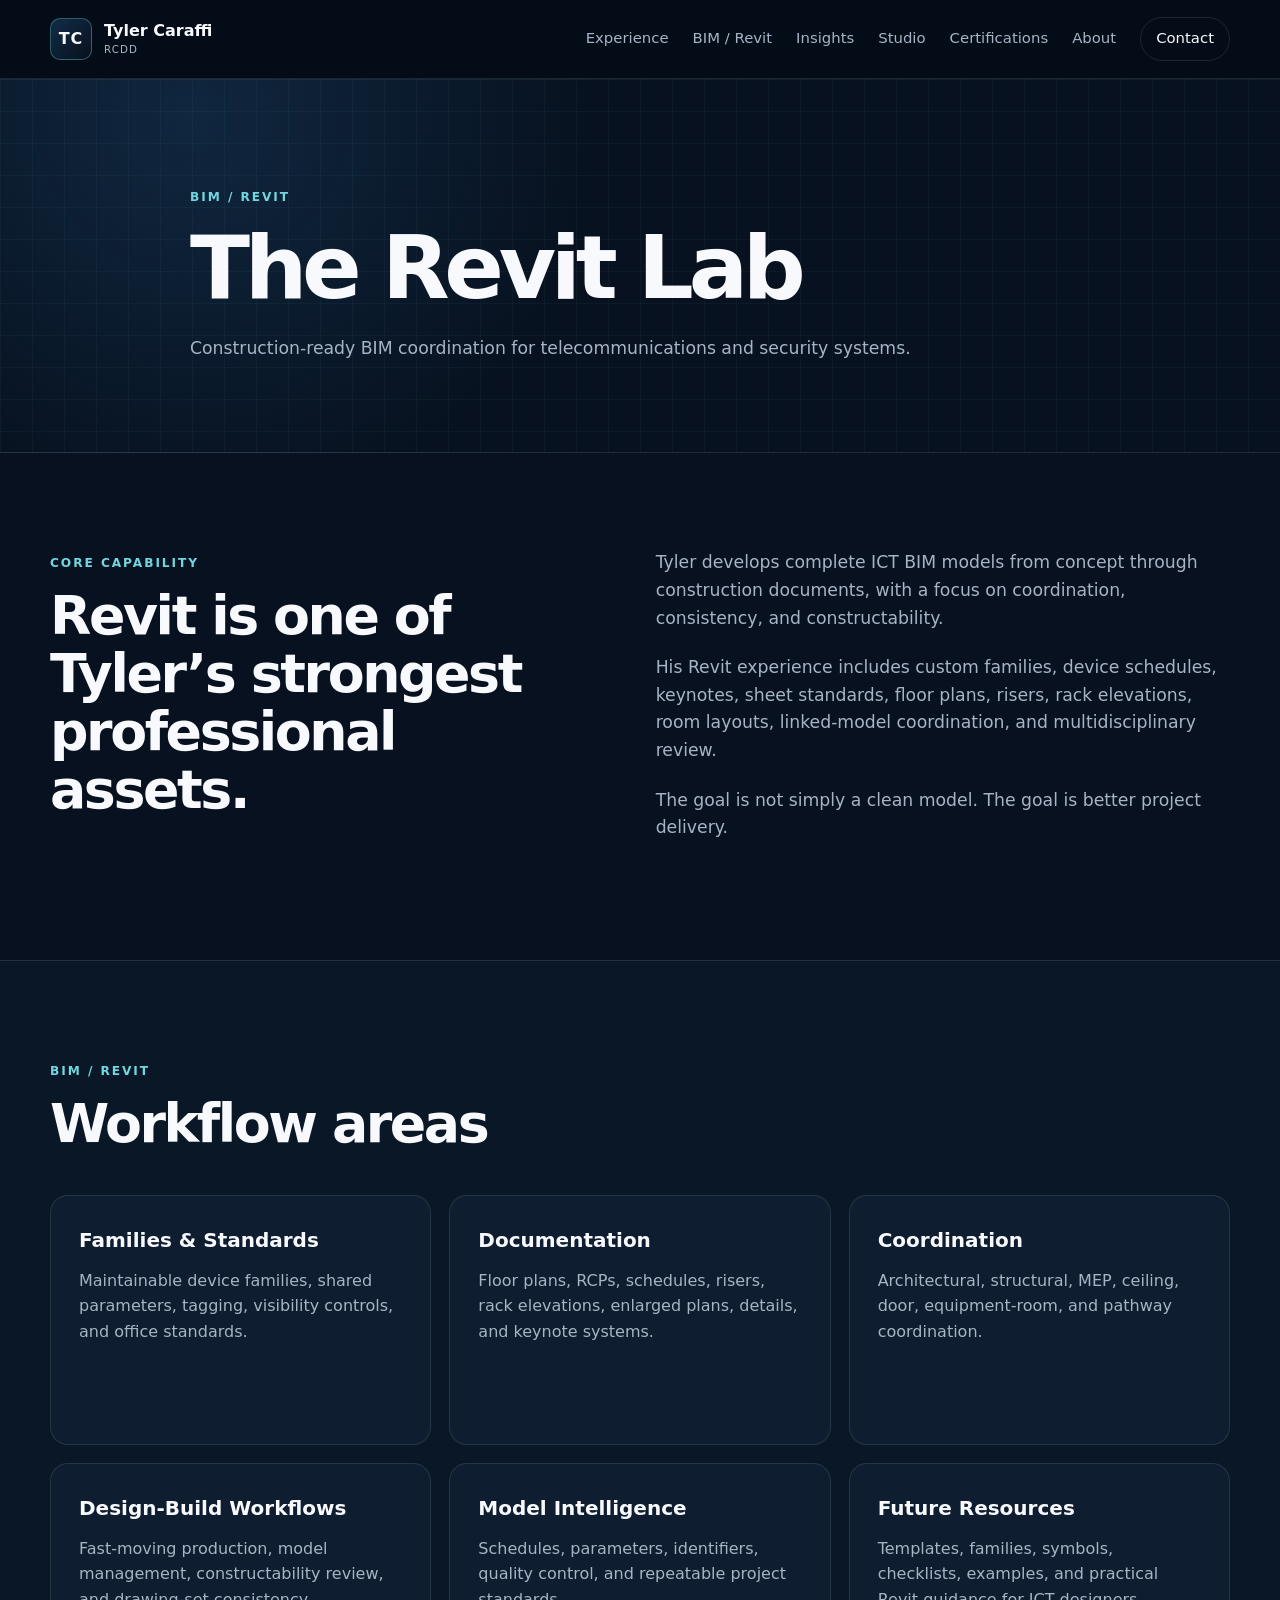
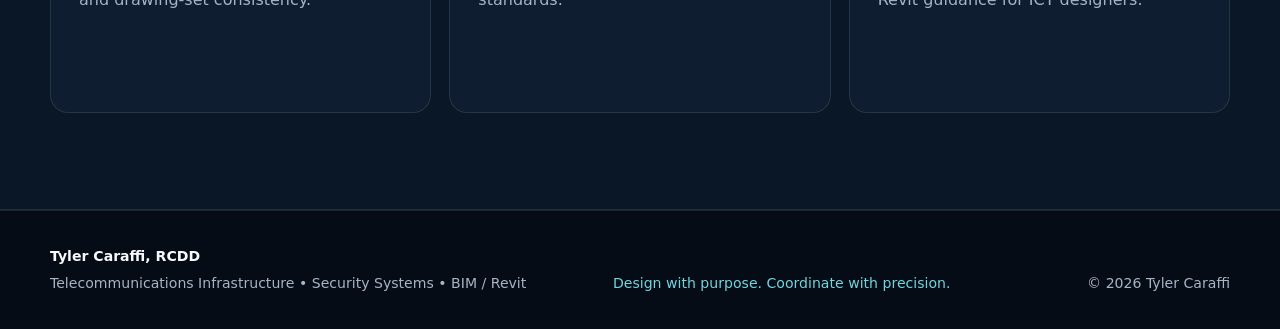
<file: revit-lab.html>
<!DOCTYPE html>
<html lang="en">
<head>
  <meta charset="UTF-8">
  <meta name="viewport" content="width=device-width, initial-scale=1.0">
  <title>Revit Lab | Tyler Caraffi, RCDD</title>
  <meta name="description" content="BIM and Revit expertise for ICT design, documentation, standards, families, schedules, and coordination.">
  <meta name="author" content="Tyler Caraffi">
  <meta name="robots" content="index, follow">
  <link rel="canonical" href="https://tylercaraffi.com/revit-lab.html">
  <link rel="icon" href="assets/icons/tc-mark.svg" type="image/svg+xml">
  <link rel="stylesheet" href="assets/css/styles.css">
</head>
<body>

<header class="site-header">
  <div class="container nav-wrap">
    <a class="brand" href="index.html" aria-label="Tyler Caraffi home">
      <span class="brand-mark">TC</span>
      <span class="brand-copy"><strong>Tyler Caraffi</strong><small>RCDD</small></span>
    </a>
    <button class="nav-toggle" aria-label="Open navigation" aria-expanded="false">
      <span></span><span></span><span></span>
    </button>
    <nav class="site-nav" aria-label="Main navigation">
      <a href="experience.html">Experience</a>
      <a href="revit-lab.html">BIM / Revit</a>
      <a href="insights.html">Insights</a>
      <a href="studio.html">Studio</a>
      <a href="certifications.html">Certifications</a>
      <a href="about.html">About</a>
      <a class="nav-cta" href="contact.html">Contact</a>
    </nav>
  </div>
</header>

<main>
  <section class="page-hero blueprint-bg">
    <div class="container narrow reveal">
      <span class="eyebrow">BIM / Revit</span>
      <h1>The Revit Lab</h1>
      <p>Construction-ready BIM coordination for telecommunications and security systems.</p>
    </div>
  </section>
  
<section class="content-section">
  <div class="container split-content">
    <div class="sticky-heading reveal">
      <span class="eyebrow">Core Capability</span>
      <h2>Revit is one of Tyler’s strongest professional assets.</h2>
    </div>
    <div class="prose reveal delay-1">
      <p>Tyler develops complete ICT BIM models from concept through construction documents, with a focus on coordination, consistency, and constructability.</p>
      <p>His Revit experience includes custom families, device schedules, keynotes, sheet standards, floor plans, risers, rack elevations, room layouts, linked-model coordination, and multidisciplinary review.</p>
      <p>The goal is not simply a clean model. The goal is better project delivery.</p>
    </div>
  </div>
</section>
<section class="content-section dark-panel">
  <div class="container">
    <div class="section-intro reveal"><span class="eyebrow">BIM / Revit</span><h2>Workflow areas</h2></div>
    <div class="lab-grid">
      <article class="lab-card reveal"><h3>Families & Standards</h3><p>Maintainable device families, shared parameters, tagging, visibility controls, and office standards.</p></article>
      <article class="lab-card reveal delay-1"><h3>Documentation</h3><p>Floor plans, RCPs, schedules, risers, rack elevations, enlarged plans, details, and keynote systems.</p></article>
      <article class="lab-card reveal delay-2"><h3>Coordination</h3><p>Architectural, structural, MEP, ceiling, door, equipment-room, and pathway coordination.</p></article>
      <article class="lab-card reveal"><h3>Design-Build Workflows</h3><p>Fast-moving production, model management, constructability review, and drawing-set consistency.</p></article>
      <article class="lab-card reveal delay-1"><h3>Model Intelligence</h3><p>Schedules, parameters, identifiers, quality control, and repeatable project standards.</p></article>
      <article class="lab-card reveal delay-2"><h3>Future Resources</h3><p>Templates, families, symbols, checklists, examples, and practical Revit guidance for ICT designers.</p></article>
    </div>
  </div>
</section>

</main>

<footer class="site-footer">
  <div class="container footer-grid">
    <div>
      <div class="footer-name">Tyler Caraffi, RCDD</div>
      <p>Telecommunications Infrastructure • Security Systems • BIM / Revit</p>
    </div>
    <div class="footer-motto">Design with purpose. Coordinate with precision.</div>
    <div class="footer-copy">© <span id="year"></span> Tyler Caraffi</div>
  </div>
</footer>
<script src="assets/js/script.js"></script>

</body>
</html>
</file>
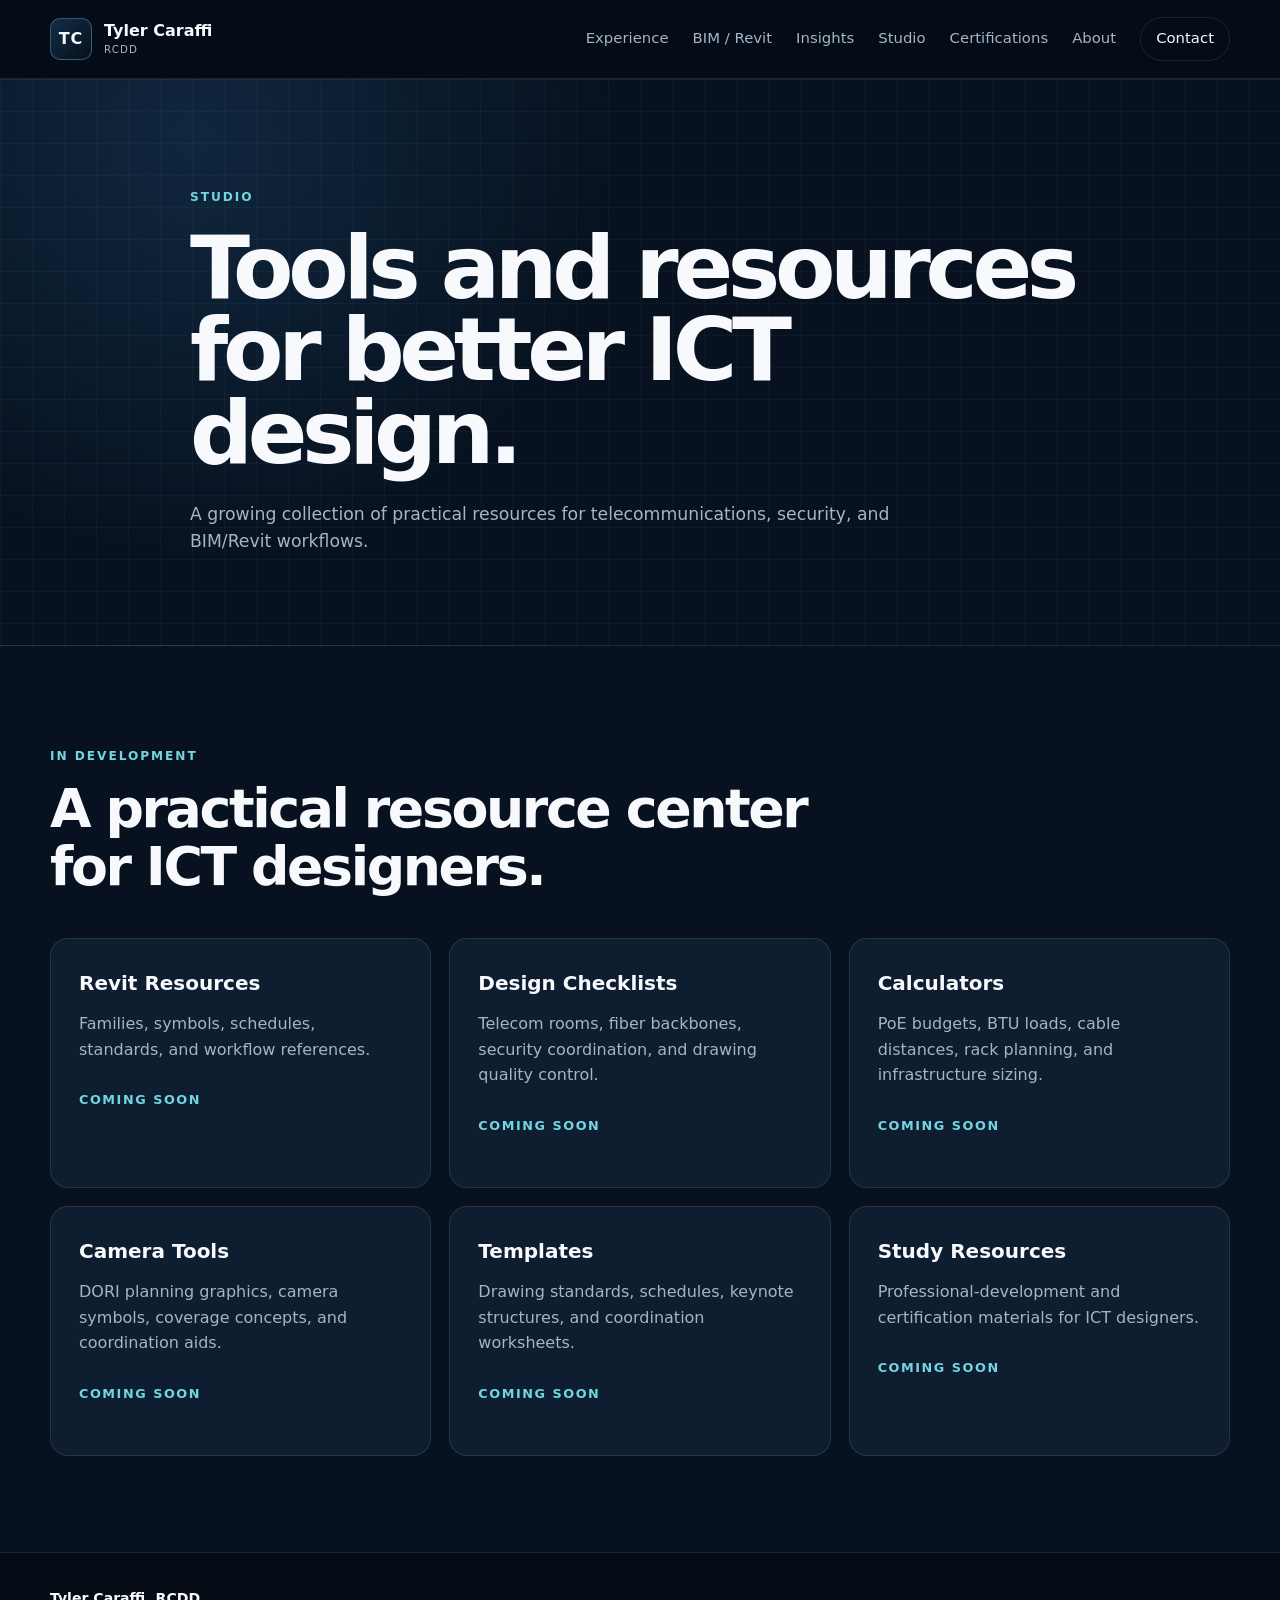
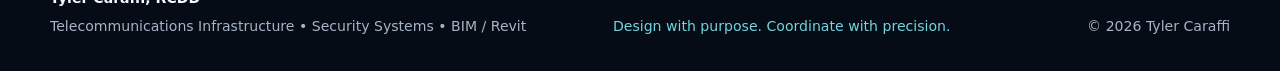
<file: studio.html>
<!DOCTYPE html>
<html lang="en">
<head>
  <meta charset="UTF-8">
  <meta name="viewport" content="width=device-width, initial-scale=1.0">
  <title>Studio | Tyler Caraffi, RCDD</title>
  <meta name="description" content="Future resources, templates, calculators, Revit tools, checklists, and technical guides.">
  <meta name="author" content="Tyler Caraffi">
  <meta name="robots" content="index, follow">
  <link rel="canonical" href="https://tylercaraffi.com/studio.html">
  <link rel="icon" href="assets/icons/tc-mark.svg" type="image/svg+xml">
  <link rel="stylesheet" href="assets/css/styles.css">
</head>
<body>

<header class="site-header">
  <div class="container nav-wrap">
    <a class="brand" href="index.html" aria-label="Tyler Caraffi home">
      <span class="brand-mark">TC</span>
      <span class="brand-copy"><strong>Tyler Caraffi</strong><small>RCDD</small></span>
    </a>
    <button class="nav-toggle" aria-label="Open navigation" aria-expanded="false">
      <span></span><span></span><span></span>
    </button>
    <nav class="site-nav" aria-label="Main navigation">
      <a href="experience.html">Experience</a>
      <a href="revit-lab.html">BIM / Revit</a>
      <a href="insights.html">Insights</a>
      <a href="studio.html">Studio</a>
      <a href="certifications.html">Certifications</a>
      <a href="about.html">About</a>
      <a class="nav-cta" href="contact.html">Contact</a>
    </nav>
  </div>
</header>

<main>
  <section class="page-hero blueprint-bg">
    <div class="container narrow reveal">
      <span class="eyebrow">Studio</span>
      <h1>Tools and resources for better ICT design.</h1>
      <p>A growing collection of practical resources for telecommunications, security, and BIM/Revit workflows.</p>
    </div>
  </section>
  
<section class="content-section">
  <div class="container">
    <div class="section-intro reveal">
      <span class="eyebrow">In Development</span>
      <h2>A practical resource center for ICT designers.</h2>
    </div>
    <div class="studio-grid">
      <article class="studio-card reveal"><h3>Revit Resources</h3><p>Families, symbols, schedules, standards, and workflow references.</p><span>Coming Soon</span></article>
      <article class="studio-card reveal delay-1"><h3>Design Checklists</h3><p>Telecom rooms, fiber backbones, security coordination, and drawing quality control.</p><span>Coming Soon</span></article>
      <article class="studio-card reveal delay-2"><h3>Calculators</h3><p>PoE budgets, BTU loads, cable distances, rack planning, and infrastructure sizing.</p><span>Coming Soon</span></article>
      <article class="studio-card reveal"><h3>Camera Tools</h3><p>DORI planning graphics, camera symbols, coverage concepts, and coordination aids.</p><span>Coming Soon</span></article>
      <article class="studio-card reveal delay-1"><h3>Templates</h3><p>Drawing standards, schedules, keynote structures, and coordination worksheets.</p><span>Coming Soon</span></article>
      <article class="studio-card reveal delay-2"><h3>Study Resources</h3><p>Professional-development and certification materials for ICT designers.</p><span>Coming Soon</span></article>
    </div>
  </div>
</section>

</main>

<footer class="site-footer">
  <div class="container footer-grid">
    <div>
      <div class="footer-name">Tyler Caraffi, RCDD</div>
      <p>Telecommunications Infrastructure • Security Systems • BIM / Revit</p>
    </div>
    <div class="footer-motto">Design with purpose. Coordinate with precision.</div>
    <div class="footer-copy">© <span id="year"></span> Tyler Caraffi</div>
  </div>
</footer>
<script src="assets/js/script.js"></script>

</body>
</html>
</file>
<file: assets/css/styles.css>
:root{
  --bg:#07111f;
  --bg2:#0a1726;
  --panel:#0e1d2f;
  --panel2:#12243a;
  --text:#f7f9fc;
  --muted:#a6b4c5;
  --line:rgba(255,255,255,.10);
  --blue:#1f4e79;
  --blue2:#2d6ca3;
  --cyan:#71d6e0;
  --max:1180px;
  --radius:22px;
}
*{box-sizing:border-box}
html{scroll-behavior:smooth}
body{margin:0;background:var(--bg);color:var(--text);font-family:Inter,ui-sans-serif,system-ui,-apple-system,BlinkMacSystemFont,"Segoe UI",sans-serif;line-height:1.6}
a{color:inherit;text-decoration:none}
.container{width:min(calc(100% - 40px),var(--max));margin:auto}
.narrow{max-width:900px}
.site-header{position:sticky;top:0;z-index:20;background:rgba(7,17,31,.82);backdrop-filter:blur(14px);border-bottom:1px solid var(--line)}
.nav-wrap{min-height:78px;display:flex;align-items:center;justify-content:space-between;gap:24px}
.brand{display:flex;align-items:center;gap:12px}
.brand-mark{width:42px;height:42px;border:1px solid rgba(113,214,224,.35);display:grid;place-items:center;border-radius:10px;font-weight:800;letter-spacing:.05em;background:linear-gradient(135deg,rgba(31,78,121,.5),rgba(255,255,255,.02))}
.brand-copy{display:flex;flex-direction:column;line-height:1.05}
.brand-copy small{color:var(--muted);margin-top:4px}
.site-nav{display:flex;align-items:center;gap:24px;color:var(--muted);font-size:.93rem}
.site-nav a:hover{color:var(--text)}
.nav-cta{padding:9px 15px;border:1px solid var(--line);border-radius:999px;color:var(--text)!important}
.nav-toggle{display:none;background:none;border:1px solid var(--line);border-radius:10px;width:42px;height:42px;padding:10px}
.nav-toggle span{display:block;height:2px;background:var(--text);margin:5px 0}
.blueprint-bg{
  background-image:
    linear-gradient(rgba(113,214,224,.045) 1px,transparent 1px),
    linear-gradient(90deg,rgba(113,214,224,.045) 1px,transparent 1px),
    radial-gradient(circle at 15% 10%,rgba(45,108,163,.24),transparent 36%);
  background-size:32px 32px,32px 32px,auto;
}
.hero{padding:118px 0 96px;border-bottom:1px solid var(--line)}
.hero-grid{display:grid;grid-template-columns:1.1fr .9fr;gap:72px;align-items:center}
.kicker,.eyebrow{display:inline-block;color:var(--cyan);text-transform:uppercase;letter-spacing:.16em;font-size:.76rem;font-weight:800}
h1,h2,h3,p{margin-top:0}
h1{font-size:clamp(3.6rem,8vw,6.8rem);line-height:.94;letter-spacing:-.06em;margin:18px 0 26px}
h1 span{color:var(--cyan)}
.hero-lead{font-size:clamp(1.45rem,3vw,2.4rem);line-height:1.22;letter-spacing:-.03em;margin-bottom:20px}
.hero-sub{max-width:700px;color:var(--muted);font-size:1.08rem}
.hero-actions{display:flex;flex-wrap:wrap;gap:14px;margin-top:32px}
.button{min-height:50px;padding:0 22px;border-radius:999px;display:inline-flex;align-items:center;justify-content:center;font-weight:800;transition:.2s ease}
.button:hover{transform:translateY(-2px)}
.primary{background:var(--blue2);box-shadow:0 14px 36px rgba(45,108,163,.28)}
.secondary{border:1px solid var(--line);background:rgba(255,255,255,.025)}
.system-diagram{min-height:430px;position:relative;border:1px solid var(--line);border-radius:var(--radius);background:linear-gradient(160deg,rgba(255,255,255,.035),rgba(255,255,255,.01));overflow:hidden}
.diagram-title{position:absolute;top:20px;left:22px;color:var(--muted);font-size:.8rem;text-transform:uppercase;letter-spacing:.13em}
.node,.mini-node{position:absolute;border:1px solid rgba(113,214,224,.35);background:rgba(31,78,121,.25);border-radius:12px;padding:12px 16px;font-weight:800}
.node-a{top:78px;left:40px}.node-b{top:165px;left:165px}.node-c{top:255px;left:75px}
.mini-node{font-size:.82rem;padding:9px 12px}.mini-1{bottom:42px;left:30px}.mini-2{bottom:42px;left:150px}.mini-3{bottom:42px;right:36px}
.line,.branch{position:absolute;background:linear-gradient(90deg,var(--blue2),var(--cyan));height:2px;transform-origin:left center}
.line-a{width:150px;top:122px;left:115px;transform:rotate(27deg)}
.line-b{width:150px;top:214px;left:196px;transform:rotate(145deg)}
.branch{height:1px;bottom:89px}.branch-1{width:95px;left:95px;transform:rotate(69deg)}.branch-2{width:85px;left:150px;transform:rotate(90deg)}.branch-3{width:150px;left:175px;transform:rotate(25deg)}
.pillars,.philosophy,.insight-preview,.content-section,.cta-section{padding:96px 0}
.dark-panel{background:var(--bg2);border-top:1px solid var(--line);border-bottom:1px solid var(--line)}
.section-intro{max-width:760px;margin-bottom:42px}
.section-intro h2,.sticky-heading h2{font-size:clamp(2.2rem,4.2vw,4rem);line-height:1.08;letter-spacing:-.045em;margin:12px 0 0}
.pillar-grid{display:grid;grid-template-columns:repeat(4,1fr);gap:18px}
.pillar-card,.lab-card,.studio-card{padding:28px;border:1px solid var(--line);border-radius:18px;background:var(--panel);min-height:250px}
.pillar-card.featured{background:radial-gradient(circle at top right,rgba(113,214,224,.16),transparent 42%),var(--panel)}
.pillar-card span{color:var(--cyan);font-weight:800;font-size:.8rem;letter-spacing:.12em}
.pillar-card h3{margin:52px 0 12px;font-size:1.25rem}
.pillar-card p,.lab-card p,.studio-card p{color:var(--muted);margin-bottom:0}
.revit-grid,.philosophy-grid,.split-content{display:grid;grid-template-columns:.95fr 1.05fr;gap:86px;align-items:start}
.revit-copy h2{font-size:clamp(2.6rem,5vw,4.8rem);line-height:1.02;letter-spacing:-.05em;margin:14px 0 22px}
.revit-copy p{color:var(--muted);max-width:650px}
.text-link{color:var(--cyan);font-weight:800}
.revit-list{display:grid;grid-template-columns:repeat(2,1fr);gap:14px}
.revit-list div{padding:18px;border:1px solid var(--line);border-radius:14px;background:rgba(255,255,255,.025)}
.principles p{font-size:1.25rem;border-bottom:1px solid var(--line);padding:16px 0;margin:0}
.note-grid{display:grid;grid-template-columns:repeat(3,1fr);gap:18px}
.note-card{padding:28px;border:1px solid var(--line);border-radius:18px;background:var(--panel)}
.note-card span{color:var(--cyan);font-size:.78rem;font-weight:800;letter-spacing:.12em;text-transform:uppercase}
.note-card h3{margin:34px 0 0;font-size:1.3rem}
.center-action{text-align:center;margin-top:34px}
.cta-card{display:flex;align-items:center;justify-content:space-between;gap:32px;padding:42px;border:1px solid rgba(113,214,224,.25);border-radius:var(--radius);background:linear-gradient(135deg,rgba(31,78,121,.35),rgba(255,255,255,.02))}
.cta-card h2{font-size:clamp(2rem,4vw,3.5rem);line-height:1.08;letter-spacing:-.04em;margin:12px 0 0}
.page-hero{padding:104px 0 72px;border-bottom:1px solid var(--line)}
.page-hero h1{font-size:clamp(3rem,7vw,5.5rem)}
.page-hero p{max-width:760px;color:var(--muted);font-size:1.08rem}
.sticky-heading{position:sticky;top:110px}
.prose{font-size:1.08rem;color:var(--muted)}
.prose p{margin-bottom:22px}
.tag-cloud{display:flex;flex-wrap:wrap;gap:12px}
.tag-cloud span{padding:10px 14px;border:1px solid var(--line);border-radius:999px;color:var(--muted)}
.project-grid,.lab-grid,.studio-grid{display:grid;grid-template-columns:repeat(2,1fr);gap:18px}
.project-card{padding:32px;border:1px solid var(--line);border-radius:18px;background:var(--panel)}
.project-card span{color:var(--cyan);text-transform:uppercase;letter-spacing:.12em;font-size:.78rem;font-weight:800}
.project-card h2{font-size:1.7rem;line-height:1.18;letter-spacing:-.03em;margin:26px 0 12px}
.project-card p{color:var(--muted)}
.lab-grid{grid-template-columns:repeat(3,1fr)}
.lab-card h3,.studio-card h3{font-size:1.25rem;margin-bottom:12px}
.note-list{display:grid;gap:16px}
.note-row{display:grid;grid-template-columns:90px 1fr;gap:24px;padding:28px;border:1px solid var(--line);border-radius:18px;background:var(--panel)}
.note-row>span{color:var(--cyan);font-weight:800;font-size:1.2rem}
.note-row h2{font-size:1.5rem;margin-bottom:8px}
.note-row p{color:var(--muted);margin:0}
.studio-grid{grid-template-columns:repeat(3,1fr)}
.studio-card span{display:inline-block;margin-top:28px;color:var(--cyan);font-size:.8rem;font-weight:800;text-transform:uppercase;letter-spacing:.12em}
.cert-timeline{display:grid;gap:18px}
.cert-item{display:grid;grid-template-columns:140px 1fr;gap:32px;padding:30px;border:1px solid var(--line);border-radius:18px;background:var(--panel)}
.cert-item.featured{background:radial-gradient(circle at top right,rgba(113,214,224,.15),transparent 40%),var(--panel)}
.cert-item .year{color:var(--cyan);font-weight:800}
.cert-item span{color:var(--muted);text-transform:uppercase;letter-spacing:.1em;font-size:.78rem}
.cert-item h2{margin:8px 0 10px;font-size:1.45rem}
.cert-item p{color:var(--muted);margin:0}
.contact-grid{display:grid;grid-template-columns:repeat(2,1fr);gap:18px}
.contact-card{padding:34px;border:1px solid var(--line);border-radius:18px;background:var(--panel)}
.contact-card h2{font-size:1.8rem;margin:16px 0 10px}
.contact-card p{color:var(--muted)}
.site-footer{padding:34px 0;border-top:1px solid var(--line);background:#050c15}
.footer-grid{display:grid;grid-template-columns:1.2fr 1fr auto;gap:30px;align-items:end;color:var(--muted);font-size:.88rem}
.footer-name{color:var(--text);font-weight:800}
.footer-grid p{margin:5px 0 0}
.footer-motto{color:var(--cyan)}
.reveal{opacity:0;transform:translateY(22px);transition:opacity .7s ease,transform .7s ease}
.reveal.visible{opacity:1;transform:none}.delay-1{transition-delay:.1s}.delay-2{transition-delay:.2s}
@media(max-width:980px){
  .hero-grid,.revit-grid,.philosophy-grid,.split-content{grid-template-columns:1fr;gap:48px}
  .pillar-grid{grid-template-columns:repeat(2,1fr)}
  .lab-grid,.studio-grid{grid-template-columns:repeat(2,1fr)}
  .system-diagram{max-width:700px}
  .sticky-heading{position:static}
  .footer-grid{grid-template-columns:1fr}
}
@media(max-width:760px){
  .container{width:min(calc(100% - 28px),var(--max))}
  .nav-toggle{display:block}
  .site-nav{position:absolute;top:78px;left:14px;right:14px;display:none;flex-direction:column;align-items:stretch;gap:0;background:#08111f;border:1px solid var(--line);border-radius:16px;padding:12px}
  .site-nav.open{display:flex}.site-nav a{padding:13px 12px}
  .hero{padding:86px 0 68px}
  .pillar-grid,.note-grid,.project-grid,.lab-grid,.studio-grid,.contact-grid{grid-template-columns:1fr}
  .revit-list{grid-template-columns:1fr}
  .note-row,.cert-item{grid-template-columns:1fr}
  .cta-card{flex-direction:column;align-items:flex-start}
}
@media(prefers-reduced-motion:reduce){
  *{scroll-behavior:auto!important;transition:none!important}
  .reveal{opacity:1;transform:none}
}

.hero-single{
  max-width:920px;
  margin:0 auto;
}
.hero-single .hero-copy{
  max-width:820px;
}
.hero-single .hero-sub{
  max-width:760px;
}
.delivery-grid{
  display:grid;
  grid-template-columns:.95fr 1.05fr;
  gap:86px;
  align-items:start;
}
.delivery-copy h2{
  font-size:clamp(2.6rem,5vw,4.8rem);
  line-height:1.02;
  letter-spacing:-.05em;
  margin:14px 0 22px;
}
.delivery-copy p{
  color:var(--muted);
  max-width:650px;
}
.delivery-list{
  display:grid;
  grid-template-columns:repeat(2,1fr);
  gap:14px;
}
.delivery-list div{
  padding:18px;
  border:1px solid var(--line);
  border-radius:14px;
  background:rgba(255,255,255,.025);
}
@media(max-width:980px){
  .delivery-grid{grid-template-columns:1fr;gap:48px}
}
@media(max-width:760px){
  .delivery-list{grid-template-columns:1fr}
}

/* v4 Professional Identity */
.hero-single{max-width:1040px;margin:0 auto}.hero-single .hero-copy{max-width:940px}.hero-role{display:inline-block;margin:-8px 0 20px;padding:8px 13px;border:1px solid rgba(113,214,224,.26);border-radius:999px;color:var(--cyan);background:rgba(113,214,224,.05);font-size:.84rem;font-weight:800;letter-spacing:.1em;text-transform:uppercase}.hero-single .hero-lead{max-width:900px;font-size:clamp(1.55rem,3.3vw,2.55rem)}.hero-single .hero-sub{max-width:780px}.practice-list{border-top:1px solid var(--line)}.practice-row{display:grid;grid-template-columns:70px minmax(230px,.9fr) 1.1fr;gap:28px;align-items:start;padding:30px 0;border-bottom:1px solid var(--line)}.practice-row>span{color:var(--cyan);font-size:.78rem;font-weight:800;letter-spacing:.12em}.practice-row h3{margin:0;font-size:1.45rem;line-height:1.2;letter-spacing:-.025em}.practice-row p{margin:0;color:var(--muted)}.experience-preview-grid{display:grid;grid-template-columns:repeat(3,1fr);gap:18px}.experience-preview-card{padding:30px;border:1px solid var(--line);border-radius:18px;background:var(--panel);min-height:285px}.experience-preview-card>span{color:var(--cyan);text-transform:uppercase;letter-spacing:.12em;font-size:.76rem;font-weight:800}.experience-preview-card h3{margin:42px 0 14px;font-size:1.45rem;line-height:1.2;letter-spacing:-.03em}.experience-preview-card p{color:var(--muted);margin:0}@media(max-width:980px){.experience-preview-grid{grid-template-columns:1fr}}@media(max-width:760px){.practice-row{grid-template-columns:1fr;gap:10px}.practice-row h3{font-size:1.3rem}}



/* ===== v4.4 Exact Approved Hero Visual ===== */
.site-header{
  background:rgba(5,13,24,.95);
}

.brand-copy small{
  text-transform:uppercase;
  letter-spacing:.11em;
  font-size:.64rem;
}

.hero{
  min-height:660px;
  display:flex;
  align-items:center;
  padding:62px 0 70px;
  overflow:hidden;
}

.hero .container{
  width:min(1440px, calc(100% - 56px));
}

.approved-hero{
  display:grid;
  grid-template-columns:minmax(0, .93fr) minmax(560px, 1.07fr);
  gap:24px;
  align-items:center;
}

.hero-copy{
  max-width:690px;
}

.hero-copy h1{
  font-size:clamp(4.7rem, 7vw, 7rem);
  line-height:.86;
  max-width:700px;
  margin:18px 0 22px;
  letter-spacing:-.055em;
}

.hero-copy h1 span{
  display:block;
  margin-top:16px;
  color:var(--cyan);
}

.hero-role{
  display:block;
  margin:0;
  color:var(--text);
  font-size:1.06rem;
  font-weight:500;
}

.hero-rule{
  width:34px;
  height:3px;
  margin:17px 0 15px;
  background:var(--cyan);
}

.hero .hero-lead{
  max-width:660px;
  font-size:clamp(1.65rem, 2.45vw, 2.2rem);
  line-height:1.21;
  letter-spacing:-.025em;
}

.hero .hero-sub{
  max-width:660px;
  font-size:1rem;
}

.approved-visual{
  min-height:560px;
  display:flex;
  align-items:center;
  justify-content:flex-end;
  overflow:visible;
}

.approved-visual img{
  width:100%;
  max-width:760px;
  height:auto;
  object-fit:contain;
  transform:translateX(14px);
  filter:drop-shadow(0 22px 50px rgba(20,105,170,.2));
}

.button-icon{
  margin-right:8px;
}

.practice-cards-section{
  background:linear-gradient(180deg,#091625,#07121f);
  border-top:1px solid var(--line);
}

.practice-heading-grid{
  display:grid;
  grid-template-columns:1fr .9fr;
  gap:72px;
  align-items:end;
  margin-bottom:38px;
}

.practice-heading-grid h2{
  font-size:clamp(2.8rem,5vw,4.8rem);
  line-height:1.03;
  letter-spacing:-.05em;
  margin:14px 0 0;
}

.practice-heading-grid>p{
  color:var(--muted);
  font-size:1.08rem;
  margin:0 0 7px;
}

.practice-card-grid{
  display:grid;
  grid-template-columns:repeat(6,1fr);
  gap:12px;
}

.practice-card{
  padding:24px 18px 22px;
  border:1px solid rgba(113,214,224,.18);
  border-radius:15px;
  background:linear-gradient(180deg,rgba(20,42,68,.76),rgba(11,27,46,.86));
  min-height:245px;
  text-align:center;
}

.practice-card h3{
  font-size:1.05rem;
  line-height:1.25;
  margin:0 0 12px;
}

.practice-card p{
  color:var(--muted);
  font-size:.88rem;
  line-height:1.55;
}

@media(max-width:1160px){
  .approved-hero{
    grid-template-columns:1fr;
  }

  .approved-visual{
    min-height:470px;
    justify-content:center;
  }

  .approved-visual img{
    max-width:780px;
    transform:none;
  }

  .practice-card-grid{
    grid-template-columns:repeat(3,1fr);
  }
}

@media(max-width:760px){
  .hero{
    padding:68px 0 48px;
  }

  .hero .container{
    width:min(100% - 28px, 720px);
  }

  .hero-copy h1{
    font-size:clamp(3.9rem,17vw,5.4rem);
  }

  .approved-visual{
    min-height:320px;
  }

  .approved-visual img{
    width:112%;
    max-width:none;
  }

  .practice-heading-grid{
    grid-template-columns:1fr;
    gap:24px;
  }

  .practice-card-grid{
    grid-template-columns:1fr;
  }
}

/* ===== v4.7 clipped text cleanup ===== */
.approved-visual img{
  max-width:700px;
  transform:translateX(26px);
}
@media(max-width:1160px){
  .approved-visual img{
    max-width:720px;
    transform:none;
  }
}

/* ===== v5.0 Motion & Polish ===== */
.hero{
  min-height:740px;
  padding:70px 0 82px;
}

.hero .container{
  width:min(1520px, calc(100% - 64px));
}

.approved-hero{
  grid-template-columns:minmax(0,.94fr) minmax(620px,1.06fr);
  gap:30px;
}

.hero-copy h1{
  font-size:clamp(5rem,7.4vw,7.7rem);
}

.hero .hero-lead{
  font-size:clamp(1.8rem,2.6vw,2.45rem);
  max-width:700px;
}

.hero .hero-sub{
  font-size:1.06rem;
  max-width:700px;
}

.hero-signature{
  margin:0 0 18px;
  color:var(--cyan2);
  font-size:.78rem;
  font-weight:800;
  text-transform:uppercase;
  letter-spacing:.12em;
}

.blueprint-stage{
  position:relative;
  isolation:isolate;
  min-height:610px;
}

.blueprint-stage img{
  position:relative;
  z-index:2;
  max-width:760px;
  animation:blueprintFloat 7s ease-in-out infinite;
  will-change:transform,filter;
}

.blueprint-glow{
  position:absolute;
  z-index:1;
  width:72%;
  aspect-ratio:1;
  border-radius:50%;
  background:radial-gradient(circle,rgba(58,162,222,.20),rgba(58,162,222,.05) 42%,transparent 70%);
  filter:blur(16px);
  animation:blueprintPulse 5.5s ease-in-out infinite;
  pointer-events:none;
}

.blueprint-stage::after{
  content:"";
  position:absolute;
  inset:10% 2% 7% 4%;
  z-index:3;
  background:linear-gradient(110deg,transparent 36%,rgba(126,237,244,.10) 49%,transparent 62%);
  transform:translateX(-120%);
  animation:blueprintSweep 8s ease-in-out infinite;
  pointer-events:none;
  mix-blend-mode:screen;
}

.hero-copy .kicker,
.hero-copy h1,
.hero-role,
.hero-rule,
.hero-signature,
.hero-lead,
.hero-sub,
.hero-actions{
  opacity:0;
  transform:translateY(18px);
  animation:heroRise .75s cubic-bezier(.2,.7,.2,1) forwards;
}

.hero-copy h1{animation-delay:.08s}
.hero-role{animation-delay:.16s}
.hero-rule{animation-delay:.22s}
.hero-signature{animation-delay:.27s}
.hero-lead{animation-delay:.34s}
.hero-sub{animation-delay:.44s}
.hero-actions{animation-delay:.54s}

.practice-card{
  opacity:0;
  transform:translateY(24px);
  transition:
    opacity .7s cubic-bezier(.2,.7,.2,1),
    transform .7s cubic-bezier(.2,.7,.2,1),
    border-color .25s ease,
    background .25s ease;
}

.practice-card.is-visible{
  opacity:1;
  transform:translateY(0);
}

.practice-card[data-stagger="1"]{transition-delay:.04s}
.practice-card[data-stagger="2"]{transition-delay:.10s}
.practice-card[data-stagger="3"]{transition-delay:.16s}
.practice-card[data-stagger="4"]{transition-delay:.22s}
.practice-card[data-stagger="5"]{transition-delay:.28s}
.practice-card[data-stagger="6"]{transition-delay:.34s}

.site-header{
  backdrop-filter:blur(14px);
  -webkit-backdrop-filter:blur(14px);
  box-shadow:0 1px 0 rgba(255,255,255,.03);
}

.button{
  transition:transform .2s ease, box-shadow .2s ease, border-color .2s ease, background .2s ease;
}

.button:hover{
  transform:translateY(-2px);
}

.button.primary:hover{
  box-shadow:0 12px 30px rgba(47,120,189,.28);
}

.blueprint-bg::before{
  animation:gridDrift 28s linear infinite;
}

@keyframes heroRise{
  to{opacity:1;transform:translateY(0)}
}

@keyframes blueprintFloat{
  0%,100%{transform:translateY(0) scale(1)}
  50%{transform:translateY(-8px) scale(1.006)}
}

@keyframes blueprintPulse{
  0%,100%{opacity:.58;transform:scale(.96)}
  50%{opacity:1;transform:scale(1.04)}
}

@keyframes blueprintSweep{
  0%,18%{transform:translateX(-130%);opacity:0}
  35%{opacity:1}
  58%{transform:translateX(130%);opacity:0}
  100%{transform:translateX(130%);opacity:0}
}

@keyframes gridDrift{
  from{background-position:0 0,0 0}
  to{background-position:80px 40px,-80px -40px}
}

@media(max-width:1160px){
  .approved-hero{
    grid-template-columns:1fr;
  }

  .blueprint-stage{
    min-height:500px;
  }
}

@media(max-width:760px){
  .hero{
    min-height:auto;
    padding:66px 0 50px;
  }

  .hero .container{
    width:min(100% - 28px,720px);
  }

  .blueprint-stage{
    min-height:330px;
  }

  .hero-signature{
    font-size:.7rem;
  }
}

@media(prefers-reduced-motion:reduce){
  *,
  *::before,
  *::after{
    animation-duration:.01ms !important;
    animation-iteration-count:1 !important;
    scroll-behavior:auto !important;
    transition-duration:.01ms !important;
  }

  .hero-copy .kicker,
  .hero-copy h1,
  .hero-role,
  .hero-rule,
  .hero-signature,
  .hero-lead,
  .hero-sub,
  .hero-actions,
  .practice-card{
    opacity:1 !important;
    transform:none !important;
  }
}

/* ===== v5.2 Areas of Practice repair ===== */
.practice-card-grid{
  display:grid;
  grid-template-columns:repeat(6,minmax(0,1fr));
  gap:12px;
  align-items:stretch;
}

.practice-card{
  min-width:0;
  min-height:260px;
  padding:26px 18px 24px;
  display:flex;
  flex-direction:column;
  align-items:center;
  text-align:center;
}

.practice-icon{
  width:66px;
  height:66px;
  margin:0 auto 20px;
  display:grid;
  place-items:center;
  color:#5aa7ff;
  flex:0 0 auto;
}

.practice-icon svg{
  width:58px;
  height:58px;
  display:block;
  stroke:currentColor;
  stroke-width:2.2;
  stroke-linecap:round;
  stroke-linejoin:round;
  filter:drop-shadow(0 0 8px rgba(90,167,255,.16));
}

.practice-card h3{
  min-height:2.6em;
  display:flex;
  align-items:center;
  justify-content:center;
}

.practice-card p{
  margin-top:auto;
}

@media(max-width:1120px){
  .practice-card-grid{
    grid-template-columns:repeat(3,minmax(0,1fr));
  }
}

@media(max-width:760px){
  .practice-card-grid{
    grid-template-columns:1fr;
  }

  .practice-card{
    min-height:auto;
    display:grid;
    grid-template-columns:66px 1fr;
    column-gap:16px;
    text-align:left;
    align-items:center;
  }

  .practice-icon{
    grid-row:1 / 3;
    margin:0;
  }

  .practice-card h3{
    min-height:0;
    justify-content:flex-start;
  }

  .practice-card p{
    margin:0;
  }
}

/* ===== v5.3 embedded practice icons ===== */
.practice-icon{
  width:72px;
  height:72px;
  margin:0 auto 20px;
  display:grid;
  place-items:center;
  flex:0 0 auto;
}

.practice-icon img{
  display:block;
  width:64px;
  height:64px;
  object-fit:contain;
  opacity:1;
  filter:drop-shadow(0 0 8px rgba(90,167,255,.18));
}

.practice-card:hover .practice-icon img{
  filter:drop-shadow(0 0 12px rgba(117,196,255,.32));
}

@media(max-width:760px){
  .practice-icon{
    margin:0;
  }
}
</file>
<file: styles.css>
:root {
  --bg: #07111f;
  --bg-deep: #040a12;
  --surface: #0d1b2c;
  --surface-2: #11243a;
  --line: rgba(255, 255, 255, 0.10);
  --text: #f4f7fb;
  --muted: #aab8c8;
  --accent: #58a6ff;
  --accent-strong: #2f81f7;
  --shadow: 0 20px 60px rgba(0, 0, 0, 0.28);
  --radius: 22px;
  --max-width: 1180px;
}
* { box-sizing: border-box; }
html { scroll-behavior: smooth; }
body {
  margin: 0;
  min-width: 320px;
  background:
    radial-gradient(circle at top left, rgba(47, 129, 247, 0.08), transparent 34%),
    var(--bg);
  color: var(--text);
  font-family: Inter, ui-sans-serif, system-ui, -apple-system, BlinkMacSystemFont, "Segoe UI", sans-serif;
  line-height: 1.6;
}
a { color: inherit; text-decoration: none; }
button, a { -webkit-tap-highlight-color: transparent; }
.container { width: min(calc(100% - 40px), var(--max-width)); margin-inline: auto; }
.narrow { max-width: 900px; }
.skip-link {
  position: absolute; left: 16px; top: -48px; z-index: 1000;
  background: var(--text); color: var(--bg); padding: 10px 14px; border-radius: 8px;
}
.skip-link:focus { top: 16px; }

.site-header {
  position: sticky; top: 0; z-index: 100;
  background: rgba(4, 10, 18, 0.78);
  backdrop-filter: blur(16px);
  border-bottom: 1px solid var(--line);
}
.nav-wrap {
  min-height: 76px; display: flex; align-items: center;
  justify-content: space-between; gap: 28px;
}
.brand { display: inline-flex; align-items: center; gap: 12px; font-weight: 800; letter-spacing: -0.02em; }
.brand-mark {
  width: 40px; height: 40px; display: grid; place-items: center;
  border: 1px solid rgba(88, 166, 255, 0.45);
  background: linear-gradient(145deg, rgba(88, 166, 255, 0.20), rgba(88, 166, 255, 0.05));
  border-radius: 12px; color: #ddecff;
}
.site-nav { display: flex; align-items: center; gap: 28px; color: var(--muted); font-size: 0.95rem; }
.site-nav a { transition: color 180ms ease; }
.site-nav a:hover, .site-nav a:focus-visible, .site-nav a[aria-current="page"] { color: var(--text); }
.nav-cta { color: var(--text) !important; border: 1px solid var(--line); padding: 9px 15px; border-radius: 999px; }
.nav-toggle {
  display: none; width: 42px; height: 42px; border: 1px solid var(--line);
  background: transparent; border-radius: 10px; padding: 10px;
}
.nav-toggle span { display: block; height: 2px; background: var(--text); margin: 5px 0; }

.hero {
  position: relative; overflow: hidden; padding: 110px 0 92px;
  border-bottom: 1px solid var(--line);
}
.hero-grid { display: grid; grid-template-columns: minmax(0, 1.15fr) minmax(360px, 0.85fr); gap: 72px; align-items: center; }
.hero-glow { position: absolute; border-radius: 999px; filter: blur(90px); pointer-events: none; opacity: 0.45; }
.hero-glow-one { width: 430px; height: 430px; background: rgba(47, 129, 247, 0.18); top: -170px; left: -120px; }
.hero-glow-two { width: 360px; height: 360px; background: rgba(88, 166, 255, 0.10); right: -100px; bottom: -100px; }

.eyebrow {
  margin: 0 0 18px; color: var(--accent); font-size: 0.78rem;
  font-weight: 800; letter-spacing: 0.17em; text-transform: uppercase;
}
h1, h2, h3, p { margin-top: 0; }
h1 { margin-bottom: 24px; max-width: 900px; font-size: clamp(3.4rem, 8vw, 6.5rem); line-height: 0.94; letter-spacing: -0.065em; }
h1 span { color: var(--accent); }
.hero-title { max-width: 730px; margin-bottom: 12px; font-size: clamp(1.45rem, 3vw, 2.25rem); line-height: 1.2; letter-spacing: -0.025em; }
.hero-description { max-width: 690px; color: var(--muted); font-size: 1.08rem; }
.hero-actions, .contact-actions { display: flex; flex-wrap: wrap; gap: 14px; margin-top: 32px; }
.button {
  min-height: 50px; display: inline-flex; align-items: center; justify-content: center;
  border-radius: 999px; padding: 0 22px; font-weight: 750;
  transition: transform 180ms ease, border-color 180ms ease, background 180ms ease;
}
.button:hover { transform: translateY(-2px); }
.button.primary { background: var(--accent-strong); color: white; box-shadow: 0 10px 30px rgba(47, 129, 247, 0.25); }
.button.secondary { border: 1px solid var(--line); background: rgba(255, 255, 255, 0.025); }
.button.secondary:hover { border-color: rgba(88, 166, 255, 0.55); }
.hero-tags { display: flex; flex-wrap: wrap; gap: 10px; margin-top: 32px; }
.hero-tags span { color: var(--muted); font-size: 0.88rem; border: 1px solid var(--line); padding: 8px 12px; border-radius: 999px; }

.hero-panel {
  position: relative; padding: 26px;
  background: linear-gradient(145deg, rgba(255,255,255,.045), rgba(255,255,255,.015)), var(--surface);
  border: 1px solid var(--line); border-radius: var(--radius); box-shadow: var(--shadow);
}
.panel-topline, .panel-footer { display: flex; align-items: center; justify-content: space-between; gap: 18px; color: var(--muted); font-size: 0.82rem; }
.panel-topline { justify-content: flex-start; padding-bottom: 22px; border-bottom: 1px solid var(--line); }
.status-dot { width: 9px; height: 9px; border-radius: 999px; background: #49d17d; box-shadow: 0 0 0 5px rgba(73, 209, 125, 0.10); }
.focus-list { display: grid; gap: 6px; margin: 16px 0; }
.focus-item { display: grid; grid-template-columns: 42px 1fr; gap: 12px; padding: 18px 0; border-bottom: 1px solid var(--line); }
.focus-item:last-child { border-bottom: 0; }
.focus-number, .card-index { color: var(--accent); font-size: 0.78rem; font-weight: 800; letter-spacing: 0.12em; }
.focus-item h2 { margin-bottom: 5px; font-size: 1.1rem; letter-spacing: -0.02em; }
.focus-item p { margin-bottom: 0; color: var(--muted); font-size: 0.92rem; }
.panel-footer { padding-top: 20px; border-top: 1px solid var(--line); }

.snapshot-strip { border-bottom: 1px solid var(--line); background: rgba(255,255,255,.015); }
.snapshot-grid { display: grid; grid-template-columns: repeat(4, 1fr); }
.snapshot-grid div { padding: 24px 20px; border-right: 1px solid var(--line); }
.snapshot-grid div:last-child { border-right: 0; }
.snapshot-grid strong, .snapshot-grid span { display: block; }
.snapshot-grid strong { font-size: 1.05rem; }
.snapshot-grid span { color: var(--muted); font-size: .86rem; }

.section { padding: 100px 0; }
.section-alt { background: rgba(255,255,255,.018); border-top: 1px solid var(--line); border-bottom: 1px solid var(--line); }
.split-layout, .philosophy-grid { display: grid; grid-template-columns: .95fr 1.05fr; gap: 90px; align-items: start; }
.section-heading h2 { margin-bottom: 0; max-width: 760px; font-size: clamp(2.1rem, 4vw, 3.7rem); line-height: 1.08; letter-spacing: -0.045em; }
.section-heading.compact { margin-bottom: 42px; }
.section-copy { color: var(--muted); font-size: 1.06rem; }
.section-copy p:last-child { margin-bottom: 0; }

.card-grid { display: grid; grid-template-columns: repeat(3, 1fr); gap: 18px; }
.info-card {
  min-height: 255px; padding: 26px; background: var(--surface);
  border: 1px solid var(--line); border-radius: 18px;
  transition: transform 180ms ease, border-color 180ms ease, background 180ms ease;
}
.info-card:hover { transform: translateY(-5px); border-color: rgba(88,166,255,.38); background: var(--surface-2); }
.info-card h3 { margin: 56px 0 12px; font-size: 1.28rem; letter-spacing: -0.025em; }
.info-card p { margin-bottom: 0; color: var(--muted); font-size: .95rem; }

.experience-grid { display: grid; grid-template-columns: repeat(2, 1fr); gap: 18px; }
.experience-card { display: grid; grid-template-columns: 58px 1fr; gap: 20px; padding: 28px; background: var(--surface); border: 1px solid var(--line); border-radius: 18px; }
.experience-icon { width: 52px; height: 52px; display: grid; place-items: center; border-radius: 14px; background: rgba(88,166,255,.10); border: 1px solid rgba(88,166,255,.25); color: var(--accent); font-weight: 900; }
.experience-card h3 { margin-bottom: 8px; font-size: 1.22rem; }
.experience-card p { margin-bottom: 0; color: var(--muted); }

.credential-grid { display: grid; grid-template-columns: 1.2fr 1fr 1fr; gap: 18px; }
.credential-card { min-height: 270px; display: flex; flex-direction: column; justify-content: space-between; gap: 30px; padding: 28px; background: var(--surface); border: 1px solid var(--line); border-radius: 18px; }
.credential-card.featured { background: radial-gradient(circle at top right, rgba(88,166,255,.18), transparent 40%), var(--surface); }
.credential-badge { width: fit-content; padding: 12px 16px; border-radius: 12px; border: 1px solid rgba(88,166,255,.35); background: rgba(88,166,255,.10); color: var(--accent); font-size: 1.4rem; font-weight: 900; letter-spacing: .06em; }
.credential-badge.small { font-size: 1rem; }
.credential-card h3 { margin-bottom: 8px; font-size: 1.18rem; }
.credential-card p { margin-bottom: 0; color: var(--muted); font-size: .94rem; }

.philosophy-quote { margin: 0; padding: 34px; background: var(--surface); border: 1px solid var(--line); border-radius: var(--radius); }
.philosophy-quote p { font-size: 1.25rem; line-height: 1.55; letter-spacing: -.015em; }
.philosophy-quote footer { color: var(--muted); }

.article-preview-grid { display: grid; grid-template-columns: repeat(3,1fr); gap: 18px; }
.article-preview { padding: 28px; background: var(--surface); border: 1px solid var(--line); border-radius: 18px; }
.article-preview span { color: var(--accent); font-size: .78rem; font-weight: 800; text-transform: uppercase; letter-spacing: .12em; }
.article-preview h3 { margin: 34px 0 10px; font-size: 1.3rem; }
.article-preview p { margin-bottom: 0; color: var(--muted); }

.center-action { display: flex; justify-content: center; margin-top: 34px; }

.contact-section { padding-top: 70px; }
.contact-card {
  display: flex; align-items: center; justify-content: space-between; gap: 40px; padding: 44px;
  background: linear-gradient(135deg, rgba(88,166,255,.12), rgba(255,255,255,.025)), var(--surface);
  border: 1px solid rgba(88,166,255,.24); border-radius: var(--radius);
}
.contact-card h2 { margin-bottom: 10px; font-size: clamp(2rem,4vw,3.4rem); letter-spacing: -.045em; }
.contact-card p { max-width: 680px; margin-bottom: 0; color: var(--muted); }
.contact-actions { margin-top: 0; flex-shrink: 0; }

.page-hero { padding: 110px 0 76px; border-bottom: 1px solid var(--line); }
.page-hero h1 { font-size: clamp(3rem,7vw,5.4rem); }
.page-hero p:last-child { max-width: 760px; color: var(--muted); font-size: 1.1rem; }

.project-detail-grid { display: grid; grid-template-columns: repeat(2,1fr); gap: 20px; }
.project-detail { padding: 34px; background: var(--surface); border: 1px solid var(--line); border-radius: 18px; }
.project-detail h2 { font-size: 1.65rem; line-height: 1.2; letter-spacing: -.03em; }
.project-detail p, .project-detail li { color: var(--muted); }
.project-detail ul { padding-left: 20px; margin-bottom: 0; }

.article-list { display: grid; gap: 18px; }
.article-list-card {
  display: flex; justify-content: space-between; gap: 28px; padding: 30px;
  background: var(--surface); border: 1px solid var(--line); border-radius: 18px;
}
.article-list-card h2 { margin-bottom: 8px; font-size: 1.45rem; }
.article-list-card p { margin-bottom: 0; color: var(--muted); }
.status-label { align-self: flex-start; flex-shrink: 0; color: var(--accent); border: 1px solid rgba(88,166,255,.3); background: rgba(88,166,255,.08); padding: 8px 12px; border-radius: 999px; font-size: .8rem; font-weight: 800; }

.contact-options { display: grid; grid-template-columns: repeat(2,1fr); gap: 20px; }
.contact-option { padding: 36px; background: var(--surface); border: 1px solid var(--line); border-radius: 18px; }
.contact-option h2 { font-size: 1.8rem; }
.contact-option p { color: var(--muted); }
.contact-option .button { margin-top: 18px; }

.site-footer { padding: 34px 0; border-top: 1px solid var(--line); background: var(--bg-deep); }
.footer-wrap { display: flex; align-items: end; justify-content: space-between; gap: 30px; color: var(--muted); font-size: .88rem; }
.footer-wrap strong { color: var(--text); }
.footer-wrap p { margin: 4px 0 0; }

.reveal { opacity: 0; transform: translateY(24px); transition: opacity 700ms ease, transform 700ms ease; }
.reveal.visible { opacity: 1; transform: translateY(0); }
.delay-1 { transition-delay: 100ms; }
.delay-2 { transition-delay: 200ms; }

@media (max-width: 980px) {
  .hero-grid, .split-layout, .philosophy-grid { grid-template-columns: 1fr; gap: 48px; }
  .hero-panel { max-width: 720px; }
  .card-grid, .credential-grid, .article-preview-grid { grid-template-columns: repeat(2,1fr); }
  .credential-card.featured { grid-column: span 2; }
  .snapshot-grid { grid-template-columns: repeat(2,1fr); }
  .snapshot-grid div:nth-child(2) { border-right: 0; }
  .snapshot-grid div:nth-child(-n+2) { border-bottom: 1px solid var(--line); }
  .contact-card { align-items: flex-start; flex-direction: column; }
}
@media (max-width: 760px) {
  .container { width: min(calc(100% - 28px), var(--max-width)); }
  .nav-toggle { display: block; }
  .site-nav {
    position: absolute; top: 76px; left: 14px; right: 14px; display: none;
    flex-direction: column; align-items: stretch; gap: 0; padding: 12px;
    background: rgba(4,10,18,.98); border: 1px solid var(--line);
    border-radius: 16px; box-shadow: var(--shadow);
  }
  .site-nav.open { display: flex; }
  .site-nav a { padding: 13px 12px; }
  .nav-cta { margin-top: 5px; text-align: center; }
  .hero { padding: 82px 0 68px; }
  h1 { font-size: clamp(3rem,15vw,4.6rem); }
  .section { padding: 76px 0; }
  .card-grid, .experience-grid, .credential-grid, .article-preview-grid, .project-detail-grid, .contact-options { grid-template-columns: 1fr; }
  .credential-card.featured { grid-column: auto; }
  .panel-footer, .footer-wrap, .article-list-card { align-items: flex-start; flex-direction: column; }
  .contact-card { padding: 30px; }
  .snapshot-grid { grid-template-columns: 1fr; }
  .snapshot-grid div { border-right: 0; border-bottom: 1px solid var(--line); }
  .snapshot-grid div:last-child { border-bottom: 0; }
}
@media (prefers-reduced-motion: reduce) {
  html { scroll-behavior: auto; }
  *, *::before, *::after { animation-duration: .01ms !important; animation-iteration-count: 1 !important; transition-duration: .01ms !important; }
  .reveal { opacity: 1; transform: none; }
}
</file>
